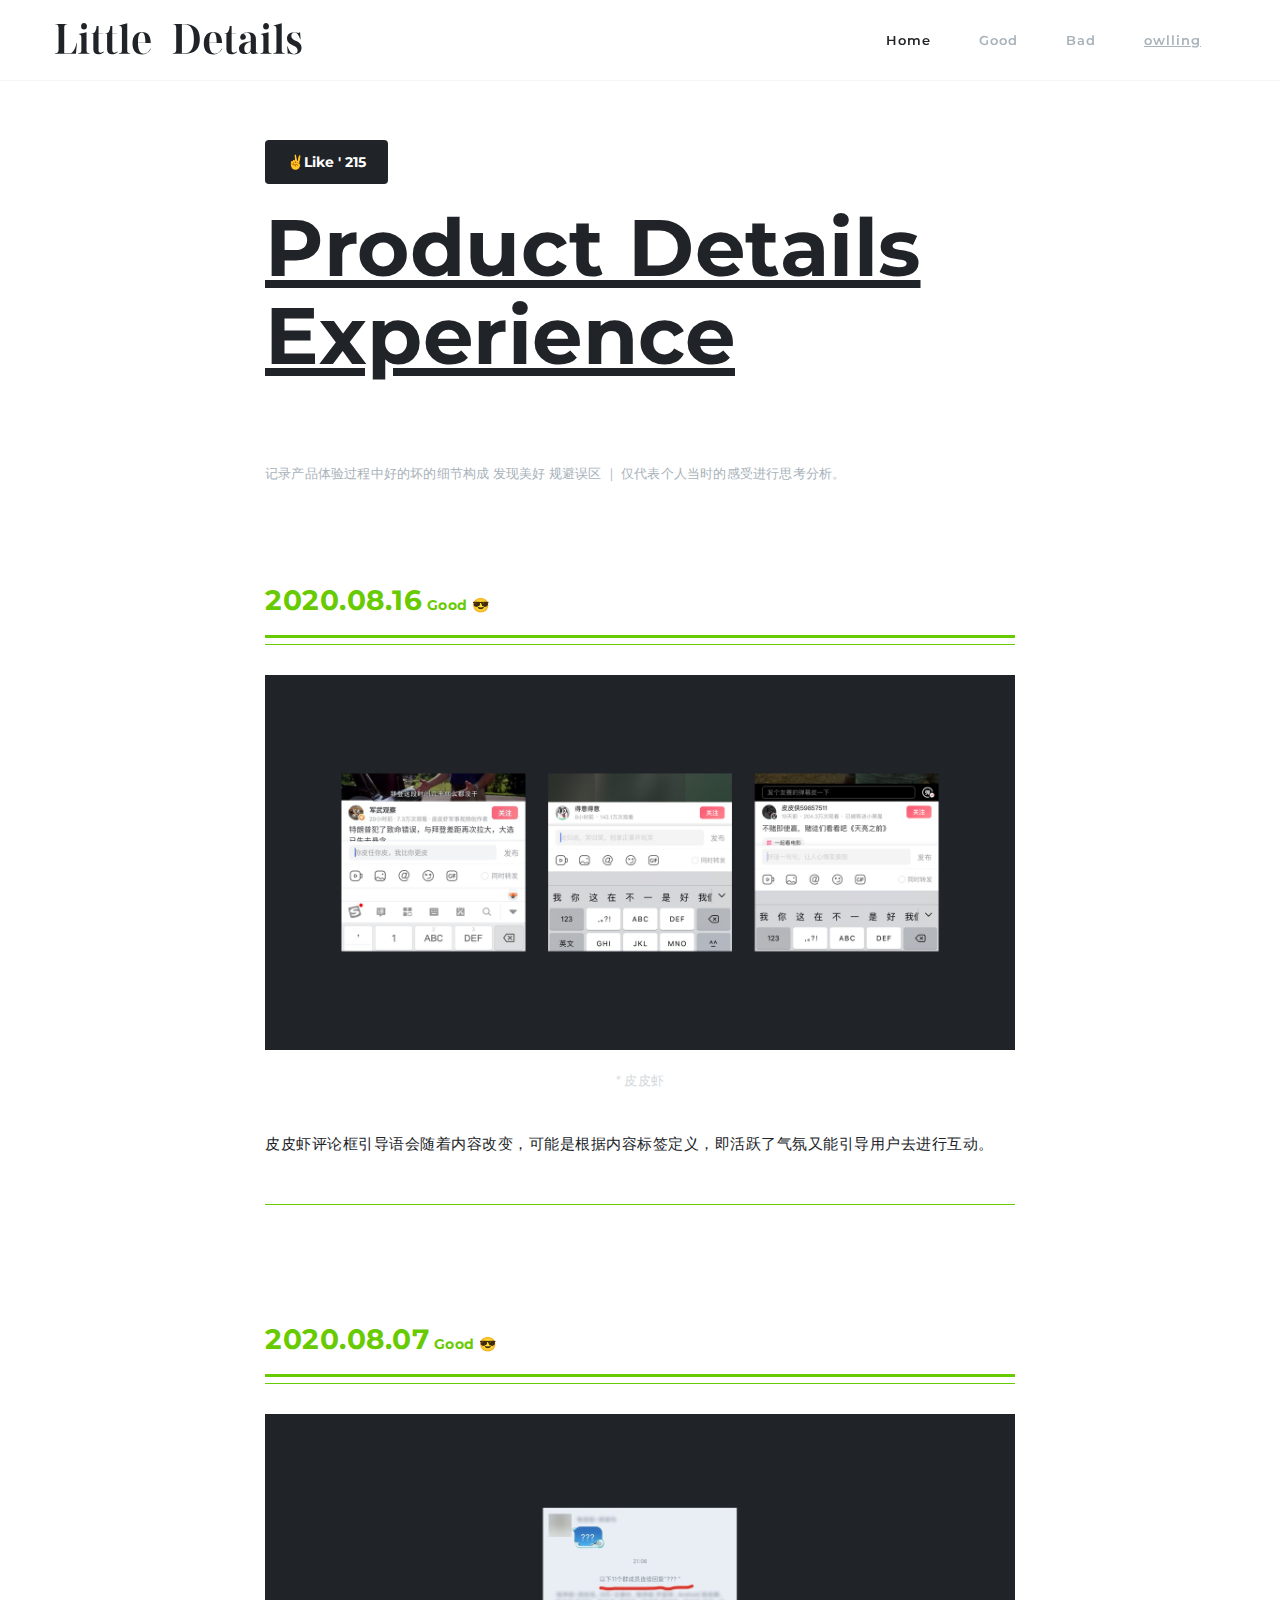
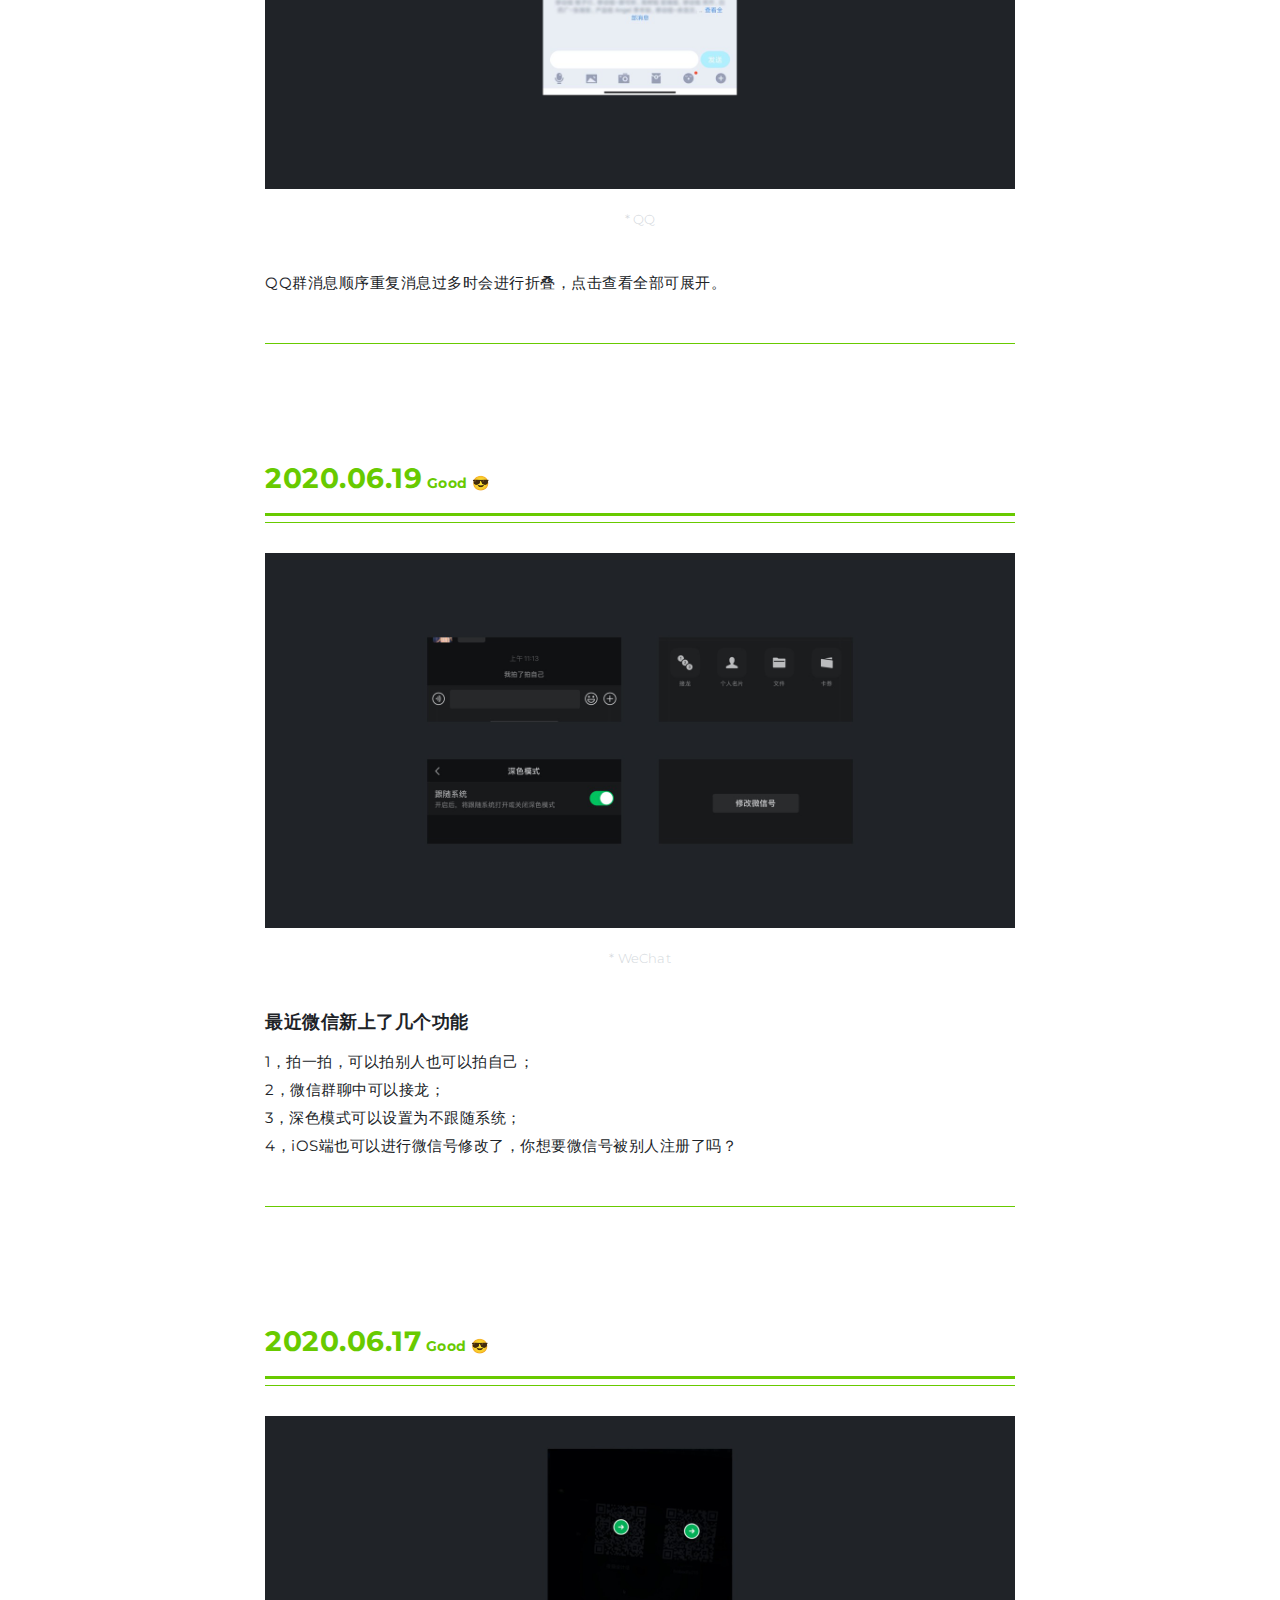
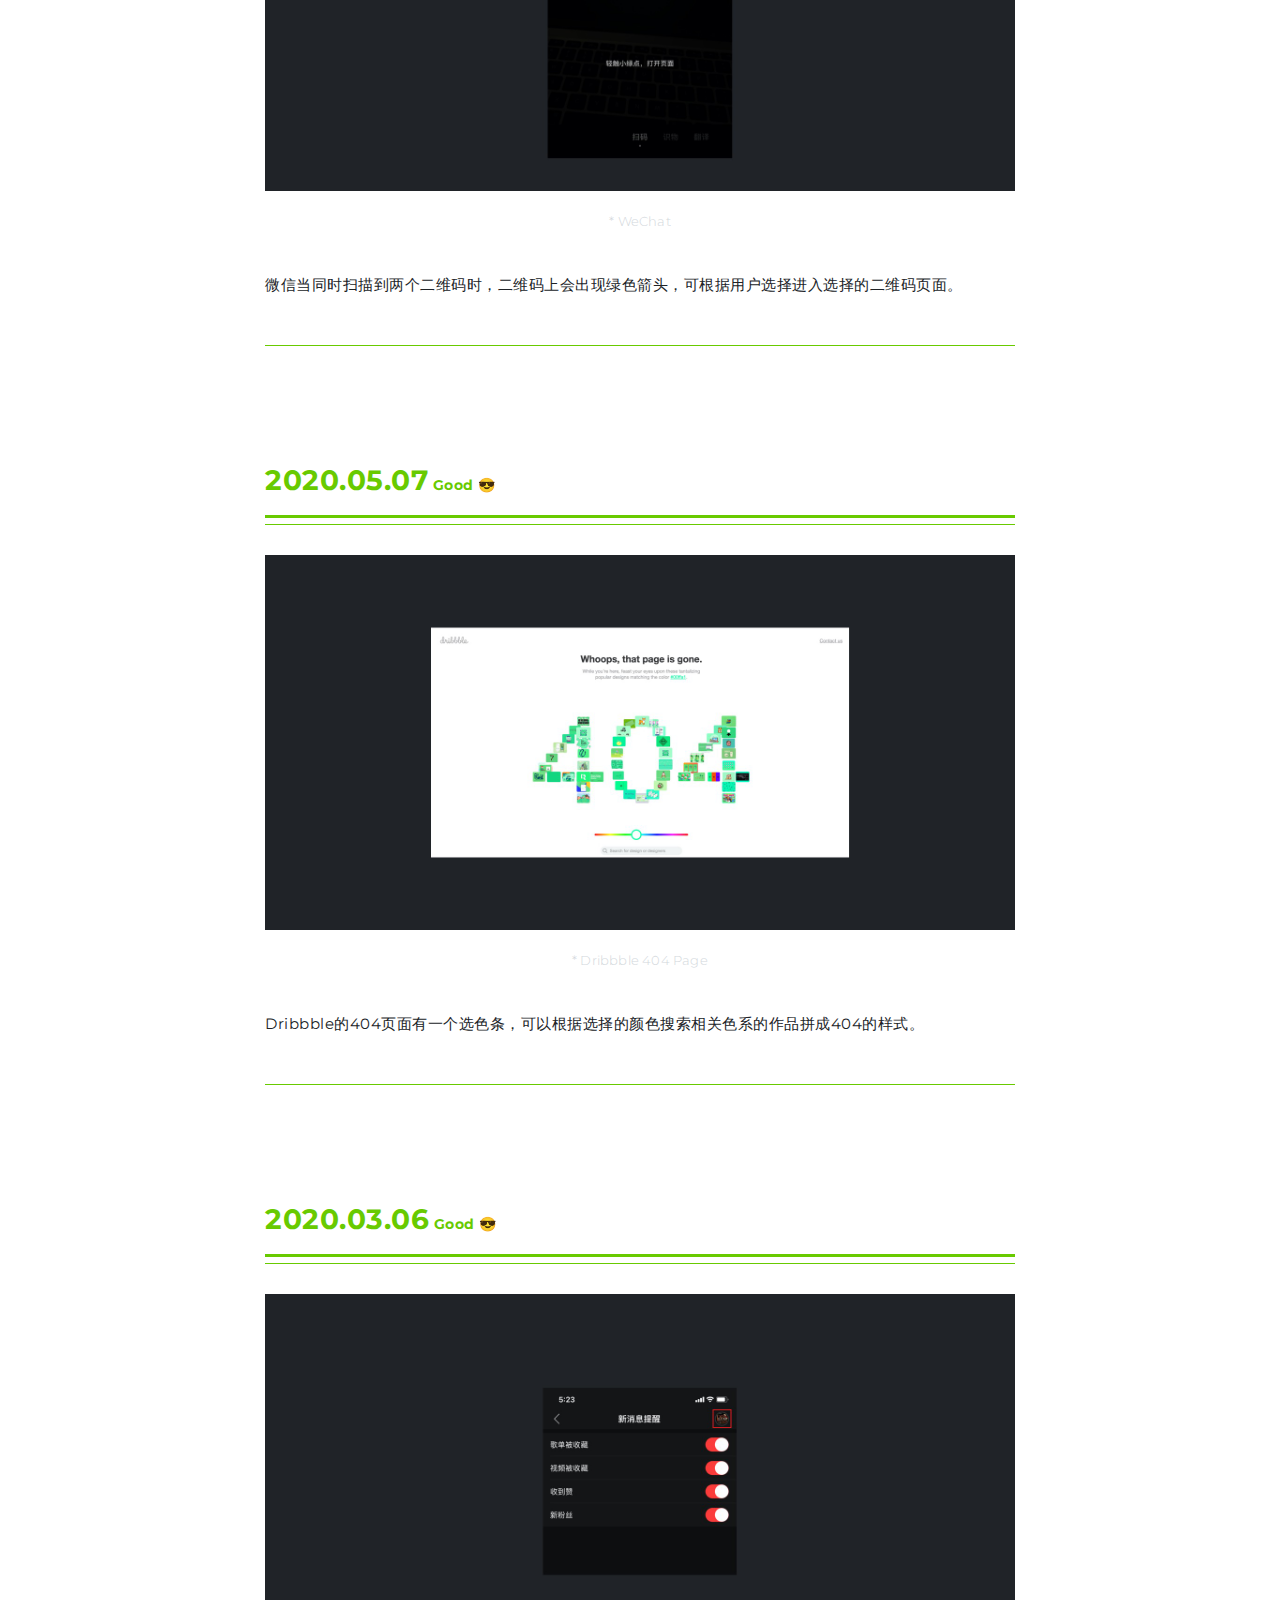
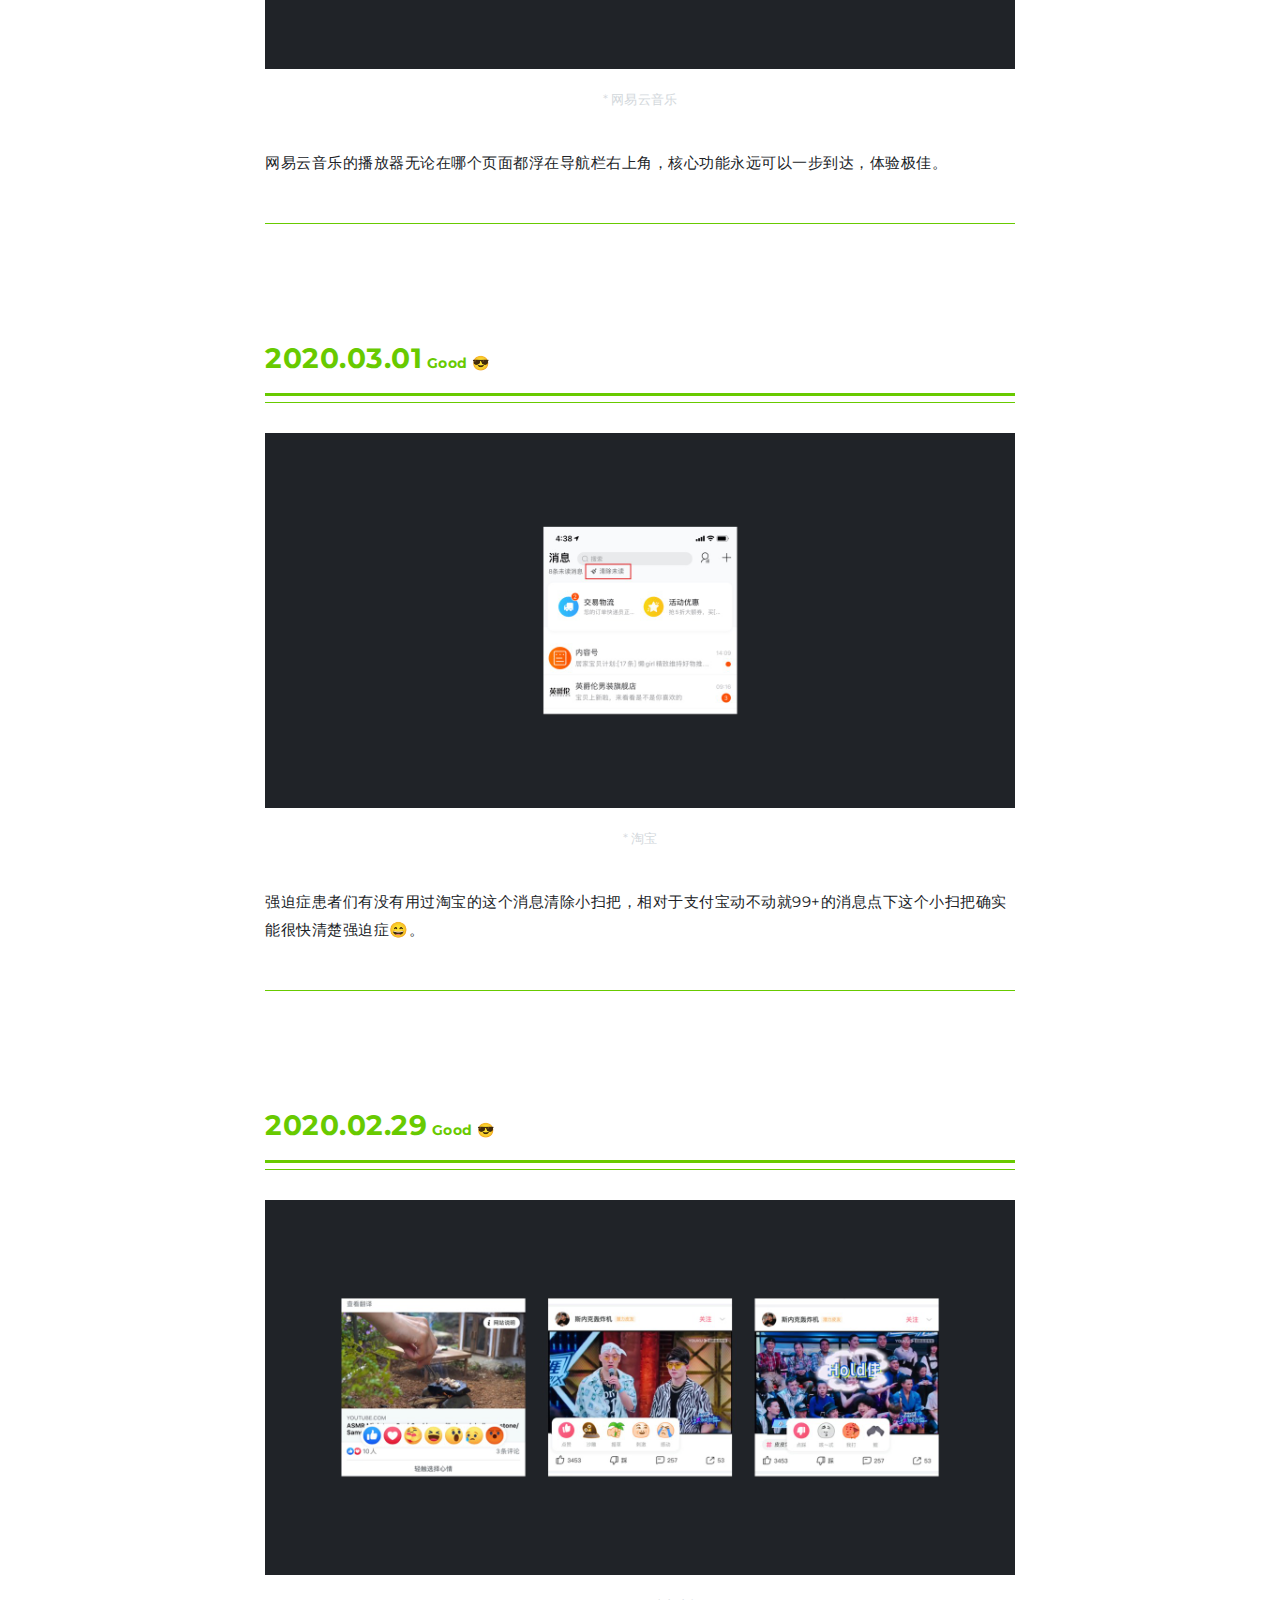
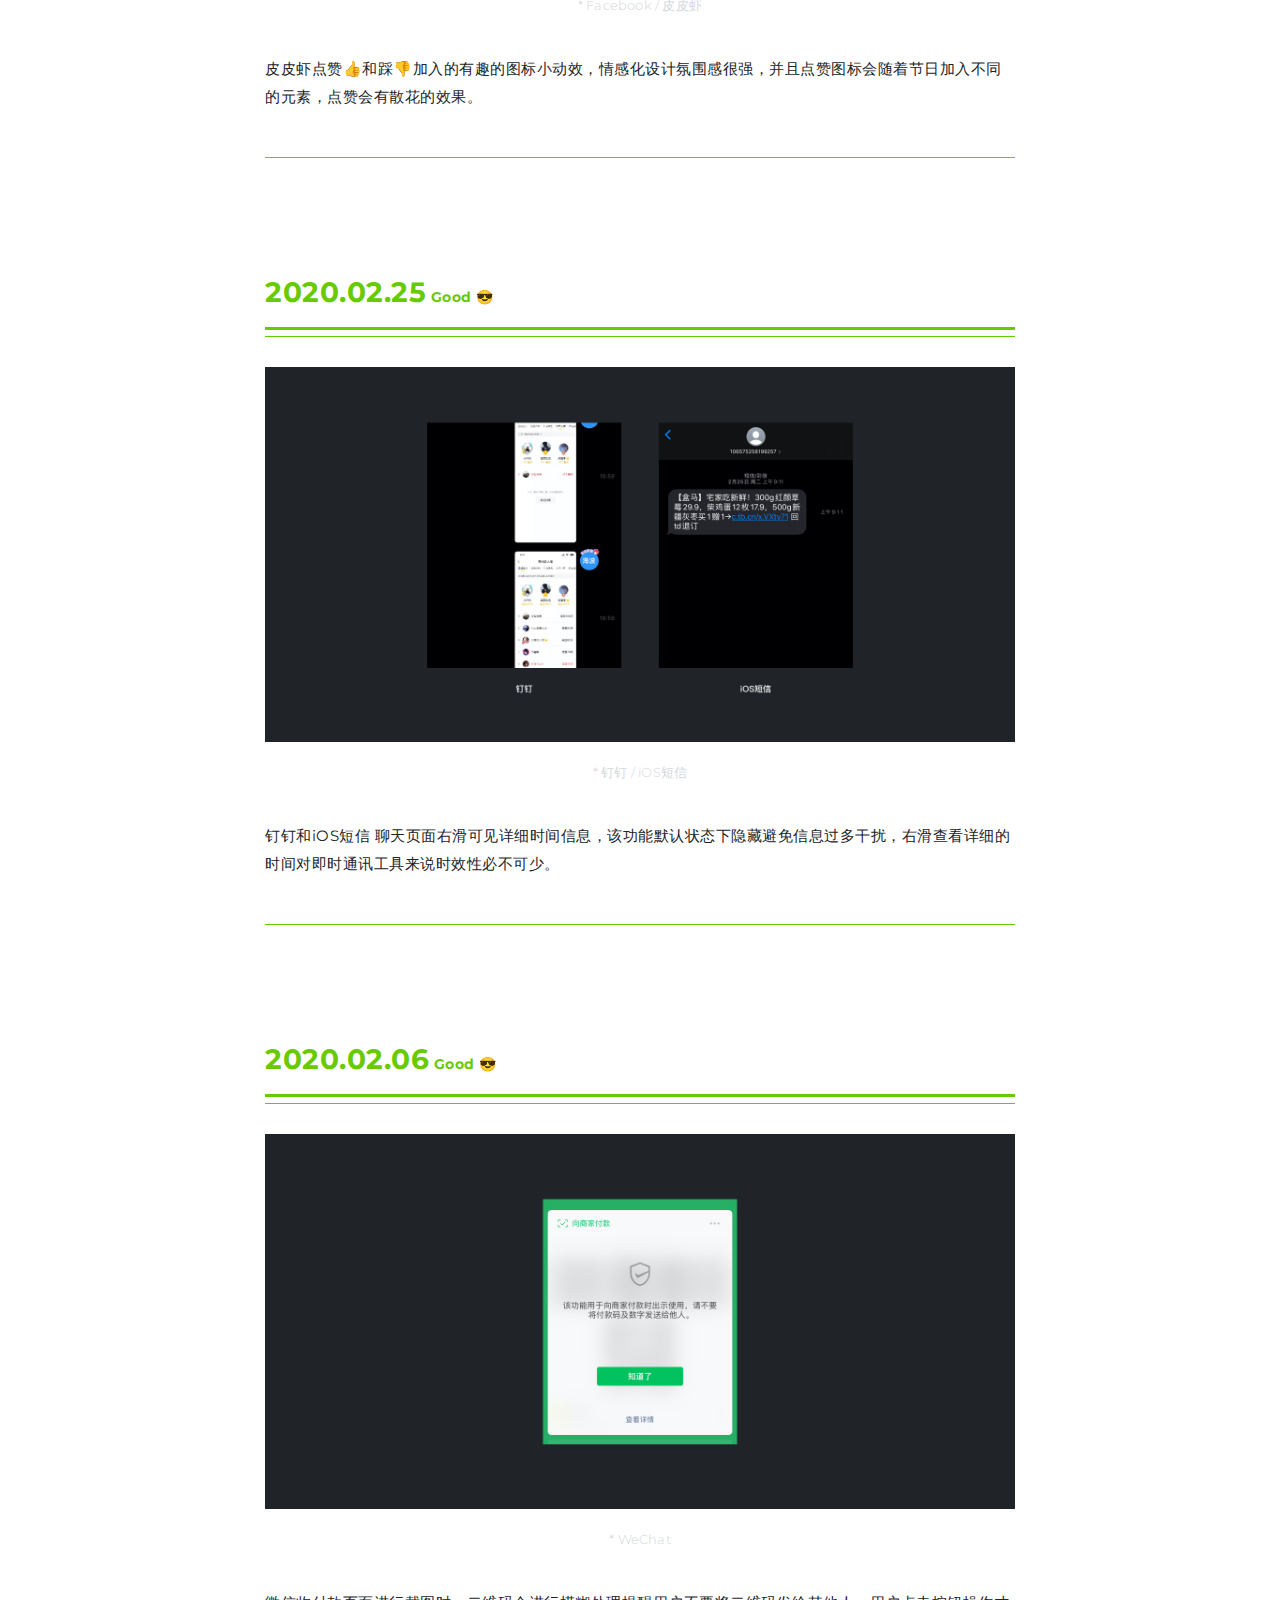
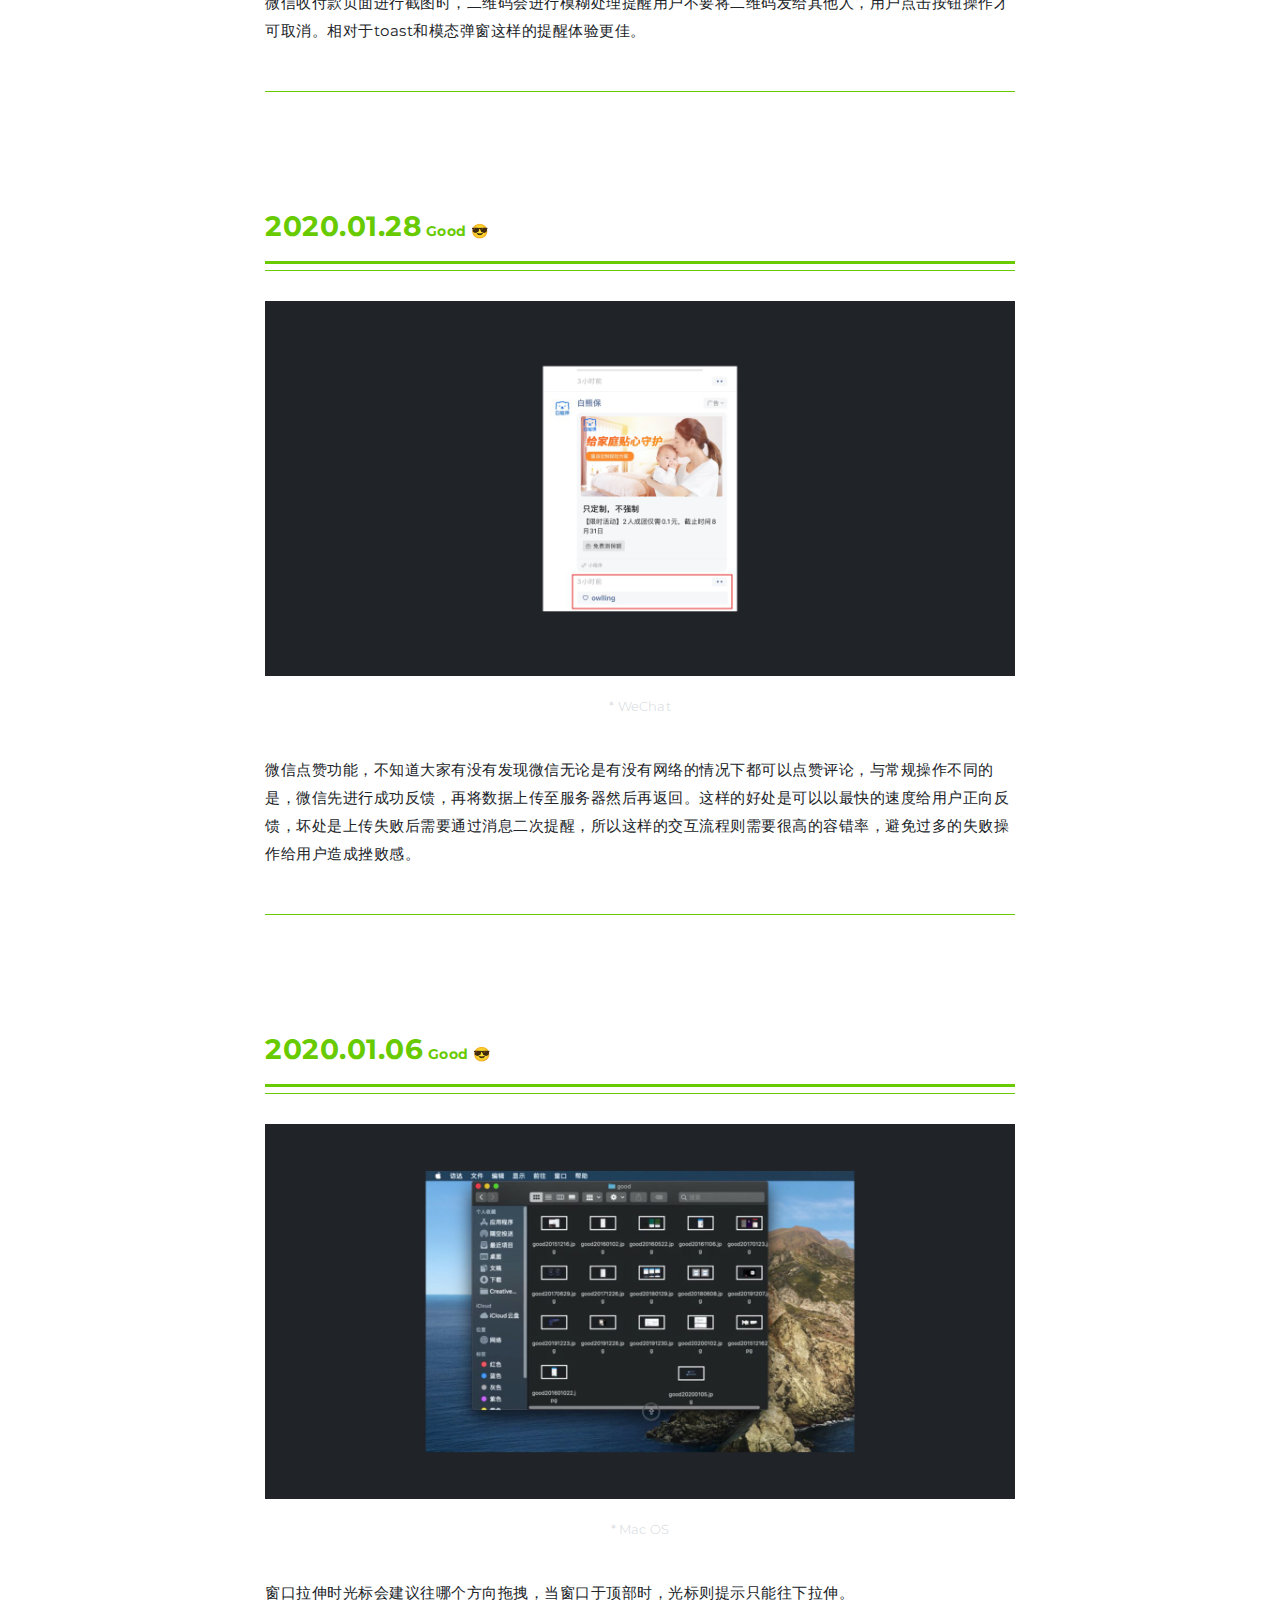
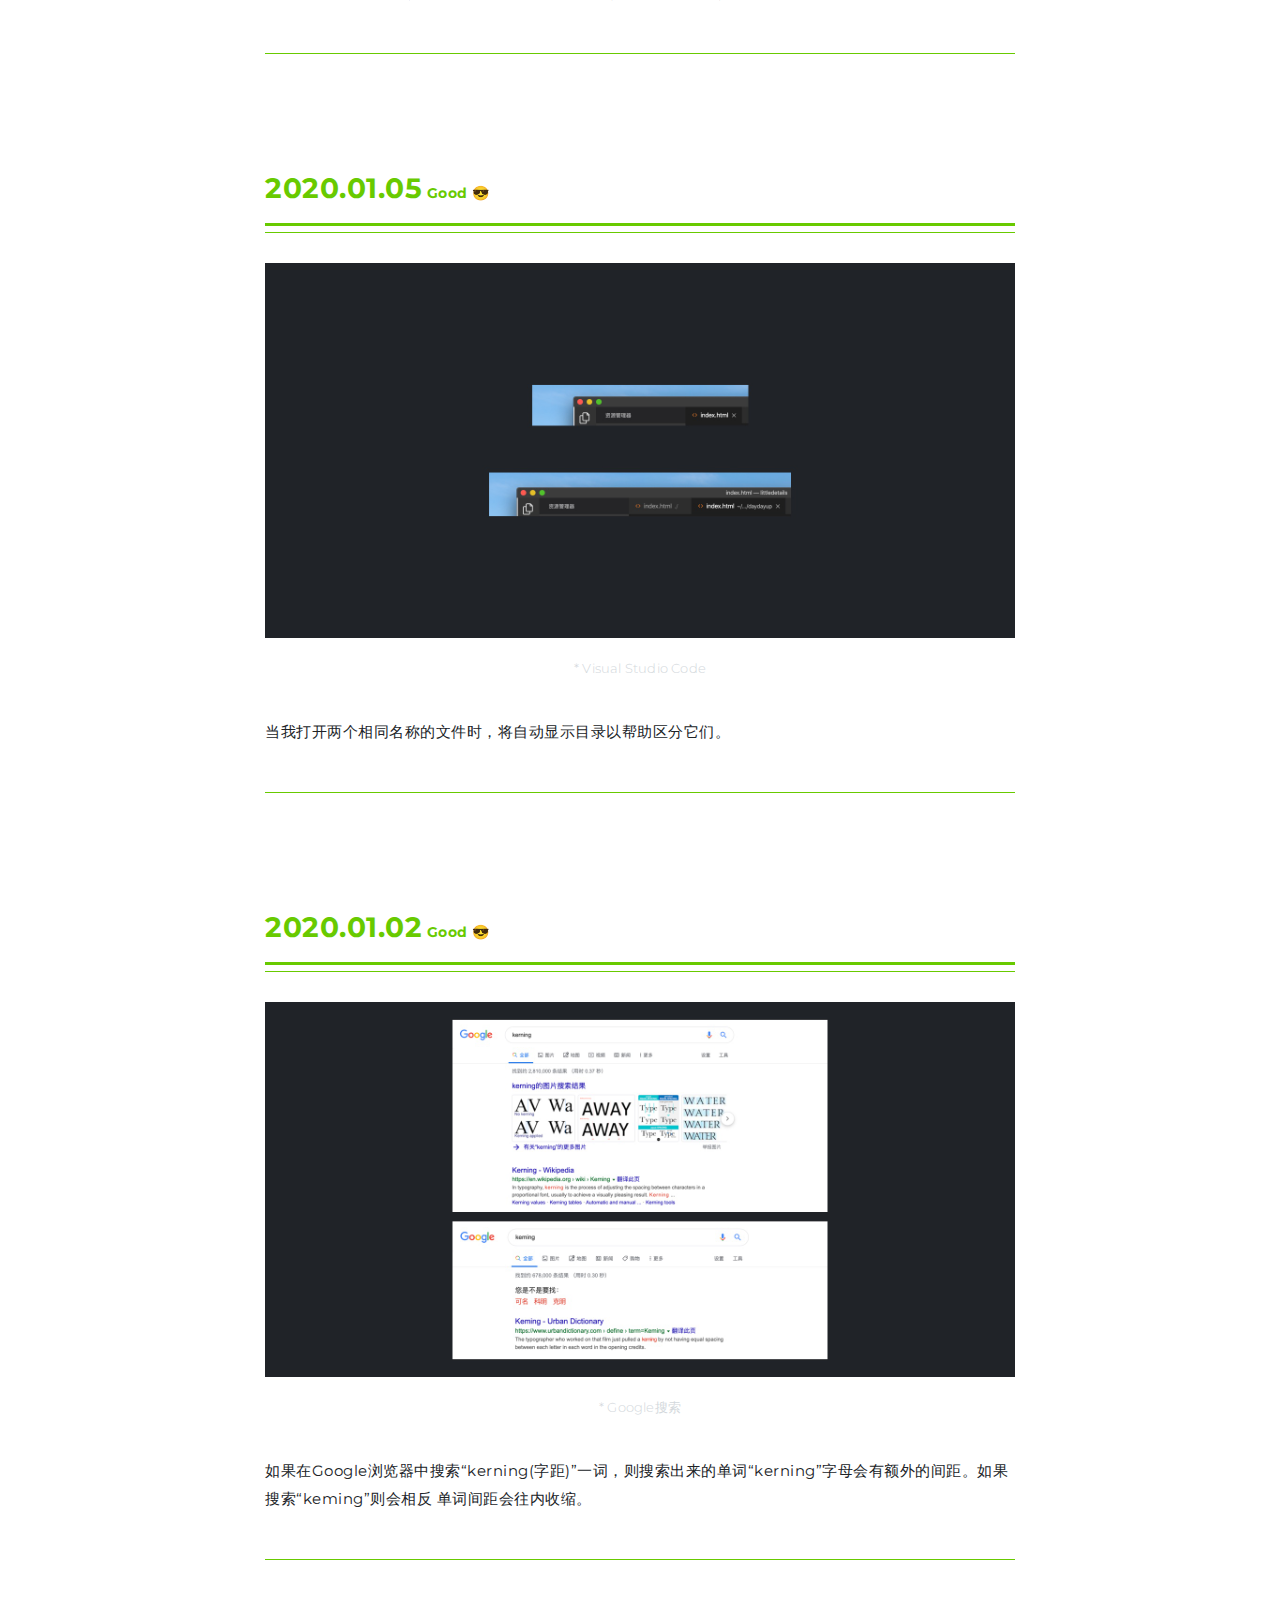
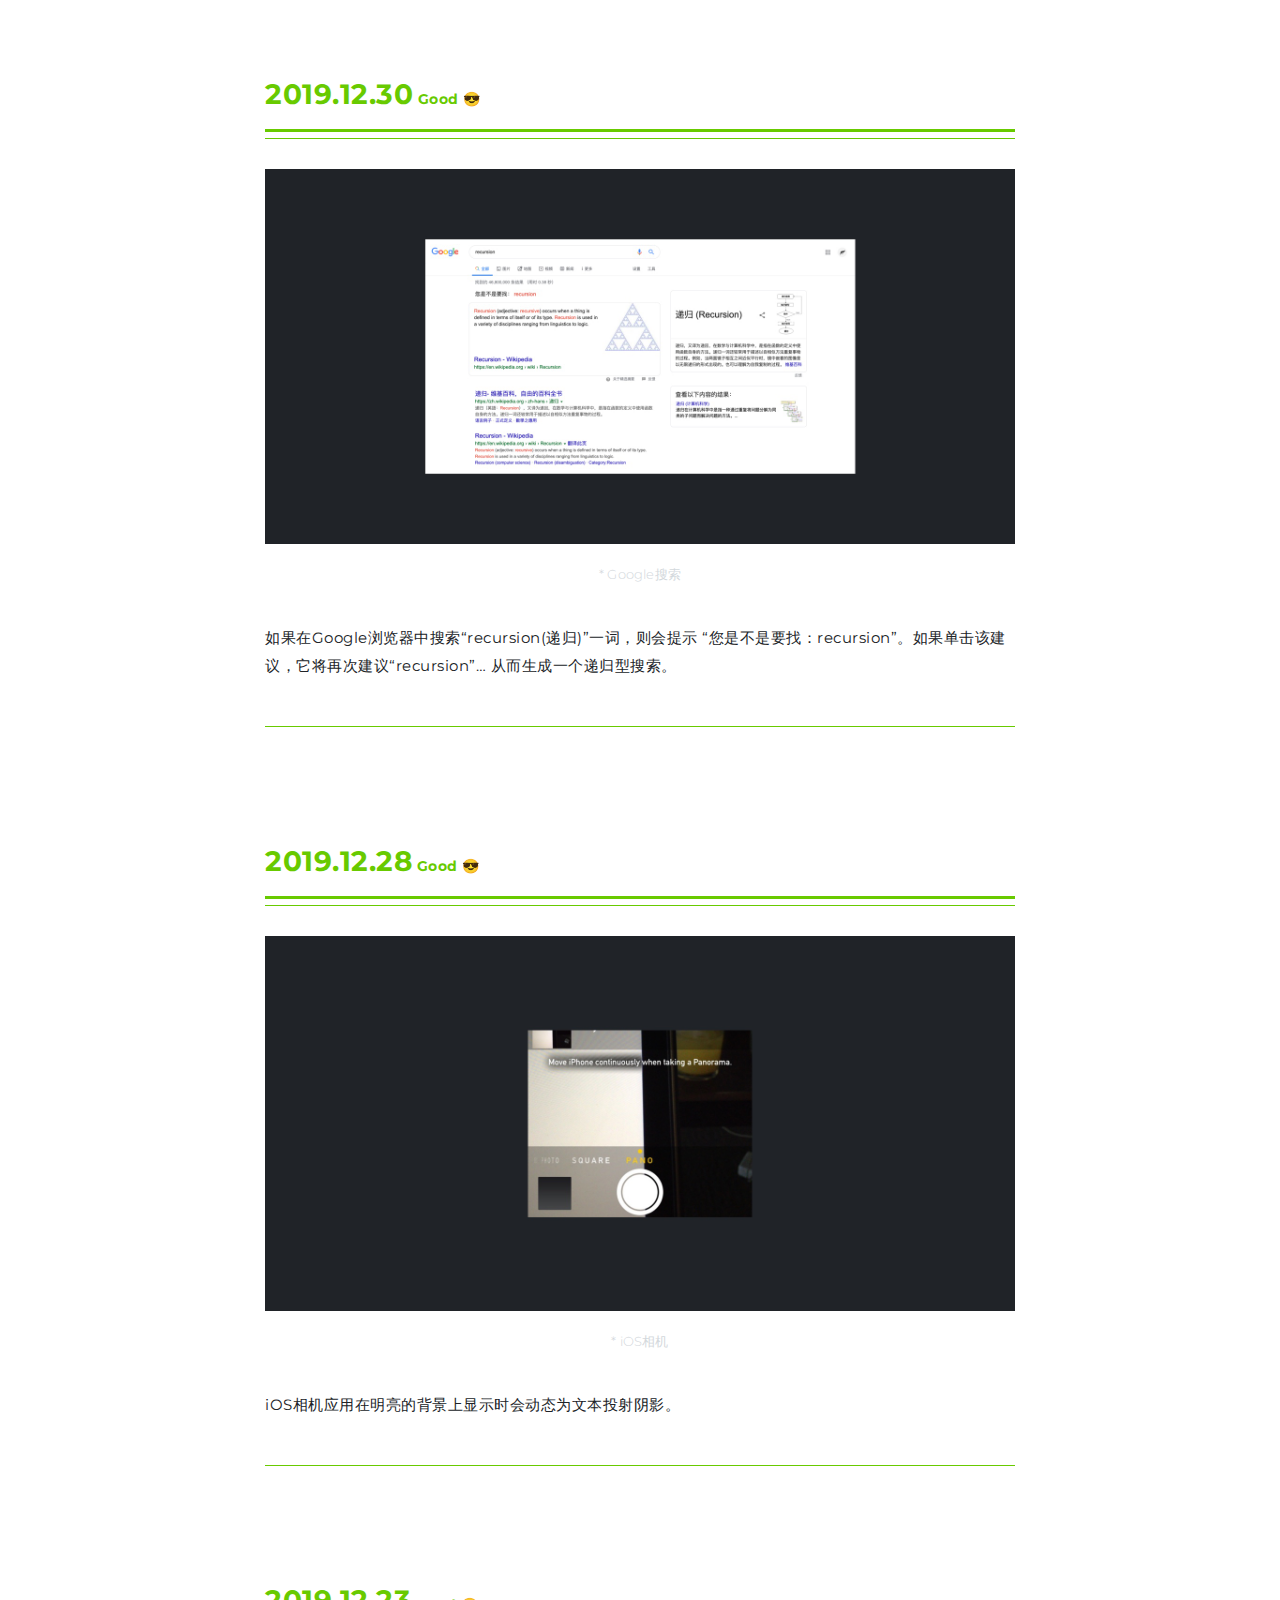
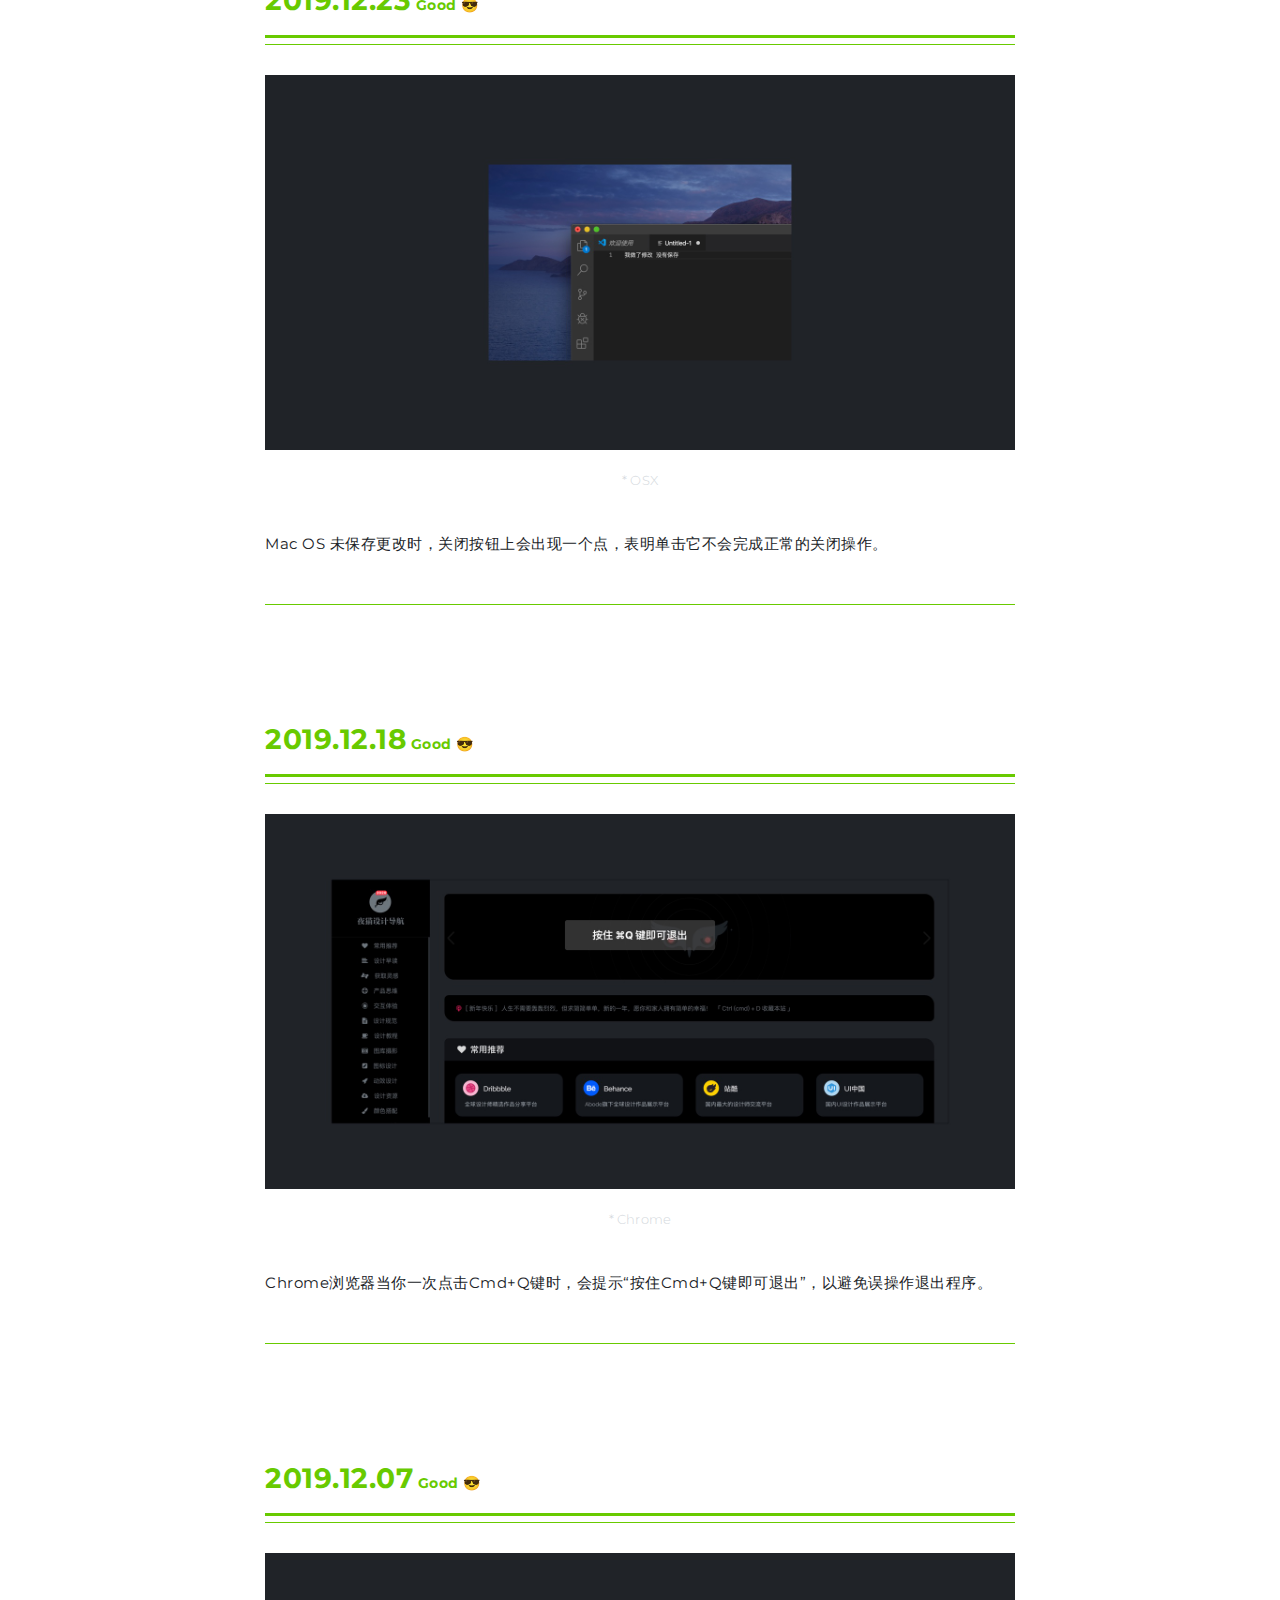
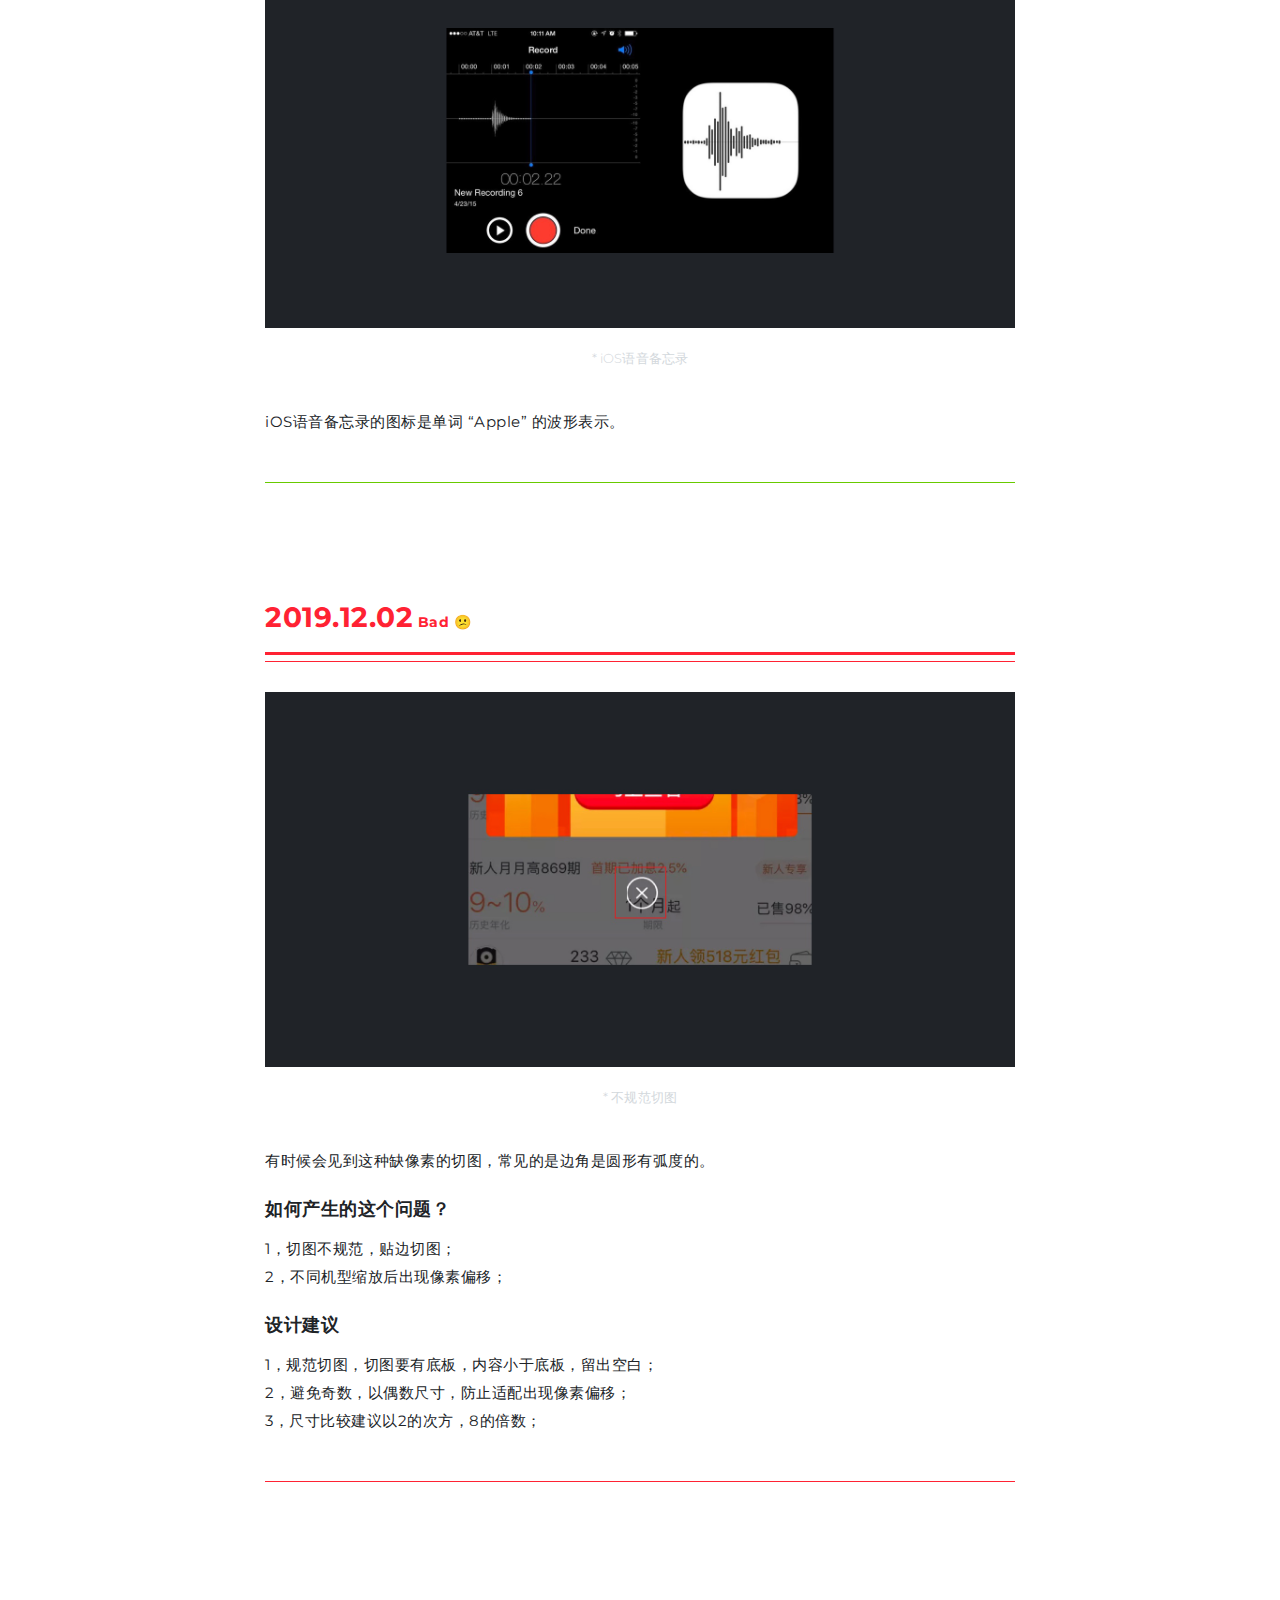
<file: index.html>
<!DOCTYPE html>
<html lang="zh">

<head>

    <meta charset="UTF-8">
    <meta http-equiv="X-UA-Compatible" content="IE=Edge">
    <meta name="description" content="Little Details">
    <meta name="keywords" content="owlling">
    <meta name="author" content="owlling">
    <meta name="viewport" content="width=device-width, initial-scale=1, maximum-scale=1">

    <title>Little Details</title>
    <link rel="shortcut icon" href="images/favicon.ico">
    <link rel="apple-touch-icon" href="images/favicon.ico">
    <link rel="ico" href="images/favicon.ico">

    <!-- Main css -->
    <link rel="stylesheet" href="css/bootstrap.min.css">
    <link rel="stylesheet" href="css/style.css">
    <link rel="stylesheet" href="https://fonts.googleapis.com/css?family=Montserrat">
    <link href="https://fonts.googleapis.com/css?family=Montserrat:700&display=swap" rel="stylesheet">

</head>

<body>

    <!-- Navigation section  -->
    <div class="header">
        <div class="navbar navbar-default navbar-static-top" role="navigation">
            <div class="container">
                <div class="navbar-header">
                    <button class="navbar-toggle" data-toggle="collapse" data-target=".navbar-collapse">
                        <span class="icon icon-bar"></span>
                        <span class="icon icon-bar"></span>
                        <span class="icon icon-bar"></span>
                   </button>
                    <a href="index" class="navbar-brand"><img src="images/logo.svg" /></a>

                </div>
                <div class="collapse navbar-collapse">
                    <ul class="nav navbar-nav navbar-right">
                        <li class="active"><a href="#">Home</a></li>
                        <li><a href="good">Good</a></li>
                        <li><a href="bad">Bad</a></li>
                        <li><a href="http://www.owlling.com/" target="black"><u>owlling</u></a></li>
                    </ul>
                </div>
            </div>
        </div>
    </div>

    <!-- Single Project Section -->

    <section id="single-project">
        <div class="container">
            <div class="row">

                <div class="col-md-offset-2 col-md-8 col-sm-12">
                    <button class="bubbly-button"><input type="button" class="like-btn" value="Like" /></button>
                    <h1><u>Product Details Experience</u></h1>
                    <div class="space80"></div>
                    <h6>记录产品体验过程中好的坏的细节构成 发现美好 规避误区 ｜ 仅代表个人当时的感受进行思考分析。</h6>
                    <div class="space100"></div>

                    <h5 class="goodtext">2020.08.16<span class="littext"> Good 😎</span></h5>
                    <hr class="goodline" />
                    <hr class="goodline2" />
                    <img src="images/pic/good/good20200816.jpg" class="img-details" alt="Image">
                    <div class="annotation">
                        <annotation>* 皮皮虾</annotation>
                    </div>
                    <div class="space40"></div>
                    <p>皮皮虾评论框引导语会随着内容改变，可能是根据内容标签定义，即活跃了气氛又能引导用户去进行互动。</p>
                    <div class="space60"></div>
                    <hr class="goodline2" />
                    <div class="space120"></div>

                    <h5 class="goodtext">2020.08.07<span class="littext"> Good 😎</span></h5>
                    <hr class="goodline" />
                    <hr class="goodline2" />
                    <img src="images/pic/good/good20200807.jpg" class="img-details" alt="Image">
                    <div class="annotation">
                        <annotation>* QQ</annotation>
                    </div>
                    <div class="space40"></div>
                    <p>QQ群消息顺序重复消息过多时会进行折叠，点击查看全部可展开。</p>
                    <div class="space60"></div>
                    <hr class="goodline2" />
                    <div class="space120"></div>

                    <h5 class="goodtext">2020.06.19<span class="littext"> Good 😎</span></h5>
                    <hr class="goodline" />
                    <hr class="goodline2" />
                    <img src="images/pic/good/good20200619.jpg" class="img-details" alt="Image">
                    <div class="annotation">
                        <annotation>* WeChat</annotation>
                    </div>
                    <div class="space40"></div>
                    <h4>最近微信新上了几个功能</h4>
                    <p>1，拍一拍，可以拍别人也可以拍自己；<br>2，微信群聊中可以接龙；<br>3，深色模式可以设置为不跟随系统；<br>4，iOS端也可以进行微信号修改了，你想要微信号被别人注册了吗？</p>
                    <div class="space60"></div>
                    <hr class="goodline2" />
                    <div class="space120"></div>

                    <h5 class="goodtext">2020.06.17<span class="littext"> Good 😎</span></h5>
                    <hr class="goodline" />
                    <hr class="goodline2" />
                    <img src="images/pic/good/good20200617.jpg" class="img-details" alt="Image">
                    <div class="annotation">
                        <annotation>* WeChat</annotation>
                    </div>
                    <div class="space40"></div>
                    <p>微信当同时扫描到两个二维码时，二维码上会出现绿色箭头，可根据用户选择进入选择的二维码页面。</p>
                    <div class="space60"></div>
                    <hr class="goodline2" />
                    <div class="space120"></div>

                    <h5 class="goodtext">2020.05.07<span class="littext"> Good 😎</span></h5>
                    <hr class="goodline" />
                    <hr class="goodline2" />
                    <img src="images/pic/good/good20200507.jpg" class="img-details" alt="Image">
                    <div class="annotation">
                        <annotation>* Dribbble 404 Page</annotation>
                    </div>
                    <div class="space40"></div>
                    <p>Dribbble的404页面有一个选色条，可以根据选择的颜色搜索相关色系的作品拼成404的样式。</p>
                    <div class="space60"></div>
                    <hr class="goodline2" />
                    <div class="space120"></div>

                    <h5 class="goodtext">2020.03.06<span class="littext"> Good 😎</span></h5>
                    <hr class="goodline" />
                    <hr class="goodline2" />
                    <img src="images/pic/good/good20200306.jpg" class="img-details" alt="Image">
                    <div class="annotation">
                        <annotation>* 网易云音乐</annotation>
                    </div>
                    <div class="space40"></div>
                    <p>网易云音乐的播放器无论在哪个页面都浮在导航栏右上角，核心功能永远可以一步到达，体验极佳。</p>
                    <div class="space60"></div>
                    <hr class="goodline2" />
                    <div class="space120"></div>

                    <h5 class="goodtext">2020.03.01<span class="littext"> Good 😎</span></h5>
                    <hr class="goodline" />
                    <hr class="goodline2" />
                    <img src="images/pic/good/good20200301.jpg" class="img-details" alt="Image">
                    <div class="annotation">
                        <annotation>* 淘宝</annotation>
                    </div>
                    <div class="space40"></div>
                    <p>强迫症患者们有没有用过淘宝的这个消息清除小扫把，相对于支付宝动不动就99+的消息点下这个小扫把确实能很快清楚强迫症😄。</p>
                    <div class="space60"></div>
                    <hr class="goodline2" />
                    <div class="space120"></div>

                    <h5 class="goodtext">2020.02.29<span class="littext"> Good 😎</span></h5>
                    <hr class="goodline" />
                    <hr class="goodline2" />
                    <img src="images/pic/good/good20200229.jpg" class="img-details" alt="Image">
                    <div class="annotation">
                        <annotation>* Facebook / 皮皮虾</annotation>
                    </div>
                    <div class="space40"></div>
                    <p>皮皮虾点赞👍和踩👎加入的有趣的图标小动效，情感化设计氛围感很强，并且点赞图标会随着节日加入不同的元素，点赞会有散花的效果。</p>
                    <div class="space60"></div>
                    <hr class="goodline2" />
                    <div class="space120"></div>

                    <h5 class="goodtext">2020.02.25<span class="littext"> Good 😎</span></h5>
                    <hr class="goodline" />
                    <hr class="goodline2" />
                    <img src="images/pic/good/good20200225.jpg" class="img-details" alt="Image">
                    <div class="annotation">
                        <annotation>* 钉钉 / iOS短信</annotation>
                    </div>
                    <div class="space40"></div>
                    <p>钉钉和iOS短信 聊天页面右滑可见详细时间信息，该功能默认状态下隐藏避免信息过多干扰，右滑查看详细的时间对即时通讯工具来说时效性必不可少。</p>
                    <div class="space60"></div>
                    <hr class="goodline2" />
                    <div class="space120"></div>

                    <h5 class="goodtext">2020.02.06<span class="littext"> Good 😎</span></h5>
                    <hr class="goodline" />
                    <hr class="goodline2" />
                    <img src="images/pic/good/good20200206.jpg" class="img-details" alt="Image">
                    <div class="annotation">
                        <annotation>* WeChat</annotation>
                    </div>
                    <div class="space40"></div>
                    <p>微信收付款页面进行截图时，二维码会进行模糊处理提醒用户不要将二维码发给其他人，用户点击按钮操作才可取消。相对于toast和模态弹窗这样的提醒体验更佳。</p>
                    <div class="space60"></div>
                    <hr class="goodline2" />
                    <div class="space120"></div>

                    <h5 class="goodtext">2020.01.28<span class="littext"> Good 😎</span></h5>
                    <hr class="goodline" />
                    <hr class="goodline2" />
                    <img src="images/pic/good/good20200128.jpg" class="img-details" alt="Image">
                    <div class="annotation">
                        <annotation>* WeChat</annotation>
                    </div>
                    <div class="space40"></div>
                    <p>微信点赞功能，不知道大家有没有发现微信无论是有没有网络的情况下都可以点赞评论，与常规操作不同的是，微信先进行成功反馈，再将数据上传至服务器然后再返回。这样的好处是可以以最快的速度给用户正向反馈，坏处是上传失败后需要通过消息二次提醒，所以这样的交互流程则需要很高的容错率，避免过多的失败操作给用户造成挫败感。</p>
                    <div class="space60"></div>
                    <hr class="goodline2" />
                    <div class="space120"></div>

                    <h5 class="goodtext">2020.01.06<span class="littext"> Good 😎</span></h5>
                    <hr class="goodline" />
                    <hr class="goodline2" />
                    <img src="images/pic/good/good20200106.jpg" class="img-details" alt="Image">
                    <!-- <video src="images/pic/good/good20200106.mp4" autoplay loop muted style="width: 100%;" class="img-details" alt="Mp4"></video> -->
                    <div class="annotation">
                        <annotation>* Mac OS</annotation>
                    </div>
                    <div class="space40"></div>
                    <p>窗口拉伸时光标会建议往哪个方向拖拽，当窗口于顶部时，光标则提示只能往下拉伸。</p>
                    <div class="space60"></div>
                    <hr class="goodline2" />
                    <div class="space120"></div>

                    <h5 class="goodtext">2020.01.05<span class="littext"> Good 😎</span></h5>
                    <hr class="goodline" />
                    <hr class="goodline2" />
                    <img src="images/pic/good/good20200105.jpg" class="img-details" alt="Image">
                    <div class="annotation">
                        <annotation>* Visual Studio Code</annotation>
                    </div>
                    <div class="space40"></div>
                    <p>当我打开两个相同名称的文件时，将自动显示目录以帮助区分它们。</p>
                    <div class="space60"></div>
                    <hr class="goodline2" />
                    <div class="space120"></div>

                    <h5 class="goodtext">2020.01.02<span class="littext"> Good 😎</span></h5>
                    <hr class="goodline" />
                    <hr class="goodline2" />
                    <img src="images/pic/good/good20200102.jpg" class="img-details" alt="Image">
                    <div class="annotation">
                        <annotation>* Google搜索</annotation>
                    </div>
                    <div class="space40"></div>
                    <p>如果在Google浏览器中搜索“kerning(字距)”一词，则搜索出来的单词“kerning”字母会有额外的间距。如果搜索“keming”则会相反 单词间距会往内收缩。</p>
                    <div class="space60"></div>
                    <hr class="goodline2" />
                    <div class="space120"></div>

                    <h5 class="goodtext">2019.12.30<span class="littext"> Good 😎</span></h5>
                    <hr class="goodline" />
                    <hr class="goodline2" />
                    <img src="images/pic/good/good20191230.jpg" class="img-details" alt="Image">
                    <div class="annotation">
                        <annotation>* Google搜索</annotation>
                    </div>
                    <div class="space40"></div>
                    <p>如果在Google浏览器中搜索“recursion(递归)”一词，则会提示 “您是不是要找：recursion”。如果单击该建议，它将再次建议“recursion”… 从而生成一个递归型搜索。</p>
                    <div class="space60"></div>
                    <hr class="goodline2" />
                    <div class="space120"></div>

                    <h5 class="goodtext">2019.12.28<span class="littext"> Good 😎</span></h5>
                    <hr class="goodline" />
                    <hr class="goodline2" />
                    <img src="images/pic/good/good20191228.jpg" class="img-details" alt="Image">
                    <div class="annotation">
                        <annotation>* iOS相机</annotation>
                    </div>
                    <div class="space40"></div>
                    <p>iOS相机应用在明亮的背景上显示时会动态为文本投射阴影。</p>
                    <div class="space60"></div>
                    <hr class="goodline2" />
                    <div class="space120"></div>

                    <h5 class="goodtext">2019.12.23<span class="littext"> Good 😎</span></h5>
                    <hr class="goodline" />
                    <hr class="goodline2" />
                    <img src="images/pic/good/good20191223.jpg" class="img-details" alt="Image">
                    <div class="annotation">
                        <annotation>* OSX</annotation>
                    </div>
                    <div class="space40"></div>
                    <p>Mac OS 未保存更改时，关闭按钮上会出现一个点，表明单击它不会完成正常的关闭操作。</p>
                    <div class="space60"></div>
                    <hr class="goodline2" />
                    <div class="space120"></div>

                    <h5 class="goodtext">2019.12.18<span class="littext"> Good 😎</span></h5>
                    <hr class="goodline" />
                    <hr class="goodline2" />
                    <img src="images/pic/good/good20191218.jpg" class="img-details" alt="Image">
                    <div class="annotation">
                        <annotation>* Chrome</annotation>
                    </div>
                    <div class="space40"></div>
                    <p>Chrome浏览器当你一次点击Cmd+Q键时，会提示“按住Cmd+Q键即可退出”，以避免误操作退出程序。</p>
                    <div class="space60"></div>
                    <hr class="goodline2" />
                    <div class="space120"></div>

                    <h5 class="goodtext">2019.12.07<span class="littext"> Good 😎</span></h5>
                    <hr class="goodline" />
                    <hr class="goodline2" />
                    <img src="images/pic/good/good20191207.jpg" class="img-details" alt="Image">
                    <div class="annotation">
                        <annotation>* iOS语音备忘录</annotation>
                    </div>
                    <div class="space40"></div>
                    <p>iOS语音备忘录的图标是单词 “Apple” 的波形表示。</p>
                    <div class="space60"></div>
                    <hr class="goodline2" />
                    <div class="space120"></div>

                    <h5 class="badtext">2019.12.02<span class="littext"> Bad 😕</span></h5>
                    <hr class="badline" />
                    <hr class="badline2" />
                    <img src="images/pic/bad/bad20191202.jpg" class="img-details" alt="Image">
                    <div class="annotation">
                        <annotation>* 不规范切图</annotation>
                    </div>
                    <div class="space40"></div>
                    <p>有时候会见到这种缺像素的切图，常见的是边角是圆形有弧度的。</p>
                    <div class="space20"></div>
                    <h4>如何产生的这个问题？</h4>
                    <p>1，切图不规范，贴边切图；<br>2，不同机型缩放后出现像素偏移；</p>
                    <div class="space20"></div>
                    <h4>设计建议</h4>
                    <p>1，规范切图，切图要有底板，内容小于底板，留出空白；<br>2，避免奇数，以偶数尺寸，防止适配出现像素偏移；<br>3，尺寸比较建议以2的次方，8的倍数；</p>
                    <div class="space60"></div>
                    <hr class="badline2" />
                    <div class="space120"></div>

                    <h5 class="badtext">2019.11.20<span class="littext"> Bad 😕</span></h5>
                    <hr class="badline" />
                    <hr class="badline2" />
                    <img src="images/pic/bad/bad20191120.jpg" class="img-details" alt="Image">
                    <div class="annotation">
                        <annotation>* 文本显示不全</annotation>
                    </div>
                    <div class="space40"></div>
                    <p>我们偶尔会见到有时候一些文案被切了一部分；对常规用户一般不会在意这些细节；作为设计或开发人员，这些视觉BUG是需要注意的。</p>
                    <div class="space20"></div>
                    <h4>如何产生的这个问题？</h4>
                    <p>1，别的控件挡在了文本上无法显示；<br>2，UILabel 高度小于文本内容高度无法显示完整；</p>
                    <p>从上边的看文本距离图标很近有可能被挡住，但下边文本上下距离别的控件很远被别的挡住的可能很小；那就很有可能是UILabel 高度小于文本内容；正常UILabel 自己生成的控件高度是自适应的不会出现这种问题，那就有可能是之前设置了文本固定行高，之后增加了字号导致无法显示；具体如何，需看代码。</p>
                    <div class="space20"></div>
                    <h4>设计建议</h4>
                    <p>1，认真校验；<br>2，建议设置行高与字号 字体上下至少大于等于2个像素；<br>3，开发使用SystemFont系统字体，不写死行高；</p>
                    <div class="space60"></div>
                    <hr class="badline2" />
                    <div class="space120"></div>

                    <h5 class="goodtext">2019.02.13<span class="littext"> Good 😎</span></h5>
                    <hr class="goodline" />
                    <hr class="goodline2" />
                    <img src="images/pic/good/good20190213.jpg" class="img-details" alt="Image">
                    <div class="annotation">
                        <annotation>* 桌面浏览器</annotation>
                    </div>
                    <div class="space40"></div>
                    <p>很多桌面浏览器，为方便用户连续关闭标签操作 在关闭标签时只要鼠标不离开标签 标签宽度保持不变并且位置不变直到后面没有标签才自适应宽度，或者鼠标离开标签才自适应宽度。</p>
                    <div class="space60"></div>
                    <hr class="goodline2" />
                    <div class="space120"></div>

                    <h5 class="goodtext">2018.06.08<span class="littext"> Good 😎</span></h5>
                    <hr class="goodline" />
                    <hr class="goodline2" />
                    <img src="images/pic/good/good20180608.jpg" class="img-details" alt="Image">
                    <div class="annotation">
                        <annotation>* 掘金</annotation>
                    </div>
                    <div class="space40"></div>
                    <p>掘金，在填写账号时会小熊猫会伸出舌头举起手；在填写密码时小熊猫会捂上眼睛；给用户传递了趣味性和账户安全感，小细节体现了情感化设计。</p>
                    <div class="space60"></div>
                    <hr class="goodline2" />
                    <div class="space120"></div>

                    <h5 class="goodtext">2018.01.29<span class="littext"> Good 😎</span></h5>
                    <hr class="goodline" />
                    <hr class="goodline2" />
                    <img src="images/pic/good/good20180129.jpg" class="img-details" alt="Image">
                    <div class="annotation">
                        <annotation>* QQ空间</annotation>
                    </div>
                    <div class="space40"></div>
                    <p>QQ空间广告切换交互不同于之前传统的方式；切换的交互形式是圆形扩散转场动画，切换的速度是根据用户的滑动速度来控制。</p>
                    <div class="space60"></div>
                    <hr class="goodline2" />
                    <div class="space120"></div>

                    <h5 class="goodtext">2017.12.26<span class="littext"> Good 😎</span></h5>
                    <hr class="goodline" />
                    <hr class="goodline2" />
                    <img src="images/pic/good/good20171226.jpg" class="img-details" alt="Image">
                    <div class="annotation">
                        <annotation>* 微信</annotation>
                    </div>
                    <div class="space40"></div>
                    <p>微信，有个小交互细节，在消息列表中双击微信图标可定位至未读消息。</p>
                    <div class="space60"></div>
                    <hr class="goodline2" />
                    <div class="space120"></div>

                    <h5 class="goodtext">2017.06.29<span class="littext"> Good 😎</span></h5>
                    <hr class="goodline" />
                    <hr class="goodline2" />
                    <img src="images/pic/good/good20170629.jpg" class="img-details" alt="Image">
                    <div class="annotation">
                        <annotation>* 网易云音乐</annotation>
                    </div>
                    <div class="space40"></div>
                    <p>在使用网易云音乐听音乐时，在播放界面点击喜欢图标后，在页面右上角会出现一个小鹿从跳圈里出来提示分享音乐；这样不仅引导了用户去分享喜欢的音乐，小动效也增加了应用很大的趣味性。</p>
                    <div class="space60"></div>
                    <hr class="goodline2" />
                    <div class="space120"></div>

                    <h5 class="goodtext">2017.01.23<span class="littext"> Good 😎</span></h5>
                    <hr class="goodline" />
                    <hr class="goodline2" />
                    <img src="images/pic/good/good20170123.jpg" class="img-details" alt="Image">
                    <div class="annotation">
                        <annotation>* Path APP</annotation>
                    </div>
                    <div class="space40"></div>
                    <p>大家对Path的经典按钮都非常熟悉了，点开按钮里的睡眠小按钮进入睡眠模式；Path中极具情感化设计的内容情节及动效，在睡眠时间线上给于相应的反馈，我的标签是 <s>夜猫子</s> <s>已废</s> T_T</p>
                    <div class="space60"></div>
                    <hr class="goodline2" />
                    <div class="space120"></div>

                    <h5 class="goodtext">2016.11.06<span class="littext"> Good 😎</span></h5>
                    <hr class="goodline" />
                    <hr class="goodline2" />
                    <img src="images/pic/good/good20161106.jpg" class="img-details" alt="Image">
                    <div class="annotation">
                        <annotation>* 支付宝</annotation>
                    </div>
                    <div class="space40"></div>
                    <p>进入支付宝内进行截屏完成后，会弹出一个截屏求助反馈；支付宝检测到当前用户在应用内有截屏动作，这个动作会有进行反馈的可能，点击求助反馈可跳转到求助反馈页面；一个小小的动作却显得很人性化，同理心。</p>
                    <div class="space60"></div>
                    <hr class="goodline2" />
                    <div class="space120"></div>

                    <h5 class="goodtext">2016.05.22<span class="littext"> Good 😎</span></h5>
                    <hr class="goodline" />
                    <hr class="goodline2" />
                    <img src="images/pic/good/good20160522.jpg" class="img-details" alt="Image">
                    <div class="annotation">
                        <annotation>* 闹钟</annotation>
                    </div>
                    <div class="space40"></div>
                    <p>以上是 iOS闹钟 MIUI闹钟 nubiaUI闹钟 对比；在闹钟进行关闭闹钟时有一个交互细节，iOS闹钟直接关闭，其他平台会有个关闭重复闹钟提醒。这个交互细节不能说谁好谁坏，都有自己的设计理念；iOS直接关闭减少了操作成本符合去做关闭这个动作的预期，带关闭提示的同样也显得很友好。</p>
                    <div class="space60"></div>
                    <hr class="goodline2" />
                    <div class="space120"></div>

                    <h5 class="goodtext">2016.01.02<span class="littext"> Good 😎</span></h5>
                    <hr class="goodline" />
                    <hr class="goodline2" />
                    <img src="images/pic/good/good20160102.jpg" class="img-details" alt="Image">
                    <div class="annotation">
                        <annotation>* 外卖订单</annotation>
                    </div>
                    <div class="space40"></div>
                    <p>外卖订单生成时，店家会得知用户是第几次购买，这条数据反馈了店家和用户的一个购买频度信息；点外卖的过程中有没有感觉很多店家首单会很实惠。</p>
                    <div class="space80"></div>
                    <img src="images/pic/good/good201601022.jpg" class="img-details" alt="Image">
                    <div class="annotation">
                        <annotation>* 饿了么</annotation>
                    </div>
                    <div class="space40"></div>
                    <p>当我们再来一单时，备注会默认为上次填写的备注信息；符合人们的饮食习惯，减少了用户输入操作成本。</p>
                    <div class="space60"></div>
                    <hr class="goodline2" />
                    <div class="space120"></div>

                    <h5 class="goodtext">2015.12.16<span class="littext"> Good 😎</span></h5>
                    <hr class="goodline" />
                    <hr class="goodline2" />
                    <img src="images/pic/good/good20151216.jpg" class="img-details" alt="Image">
                    <div class="annotation">
                        <annotation>* Facebook WEB</annotation>
                    </div>
                    <div class="space40"></div>
                    <p>Facebook的分享有四个选项，不同方式的分享让社交更加便捷；其中，快转(公开)是无法进行评论快速转发，分享即针对该帖子可评论发表意见后进行分享，通过消息发送和分享到好友时间线可单独分享给朋友；</p>
                    <p>这样做的好处，用户可根据不同类型及内容的帖子根据特定的需要进行不同方式的分享和转发。</p>
                    <div class="space80"></div>
                    <img src="images/pic/good/good201512162.jpg" class="img-details" alt="Image">
                    <div class="annotation">
                        <annotation>* Twitter WEB</annotation>
                    </div>
                    <div class="space40"></div>
                    <p>Twitter不同于Facebook这个社交平台，Twitter是全球互联的微薄客；它的用户更关注帖子的热度，而Facebook是一个圈子社交平台，它的帖子更关注评论内容；评论区也是一个值得开发的板块，像一些平台的热评/神评。</p>
                    <div class="space60"></div>
                    <hr class="goodline2" />
                    <div class="space120"></div>

                </div>

            </div>
        </div>
        </div>
    </section>

    <!-- Footer Section -->

    <footer>
        <div class="container">

            <div class="footer-copyright">
                <h6>Copyright © 2021 <a href="http://www.yemaosheji.com/" target="black">Yemaosheji.com</a></h6>
            </div>


        </div>
    </footer>

    <!--scroll to top-->
    <div class="scroll-top">
        <img class="img-responsive" src="images/up.svg">
    </div>

    <!-- SCRIPTS -->

    <script src="js/jquery.js"></script>
    <script src="js/custom.js"></script>
    <script src="js/bootstrap.min.js"></script>
    <script type="text/javascript">
        ScrollReveal().reveal('.list', {
            delay: 200
        });
        $(function() {
            var start_height = $(document).scrollTop();
            var navigation_height = $('.header').outerHeight();
            $(window).scroll(function() {
                var end_height = $(document).scrollTop();
                if (end_height > navigation_height) {
                    $('.header').addClass('hide');
                } else {
                    $('.header').removeClass('hide');
                }
                if (end_height < start_height) {
                    $('.header').removeClass('hide');
                }
                start_height = $(document).scrollTop();
            });
        });
    </script>

    <script>
        var _hmt = _hmt || [];
        (function() {
            var hm = document.createElement("script");
            hm.src = "https://hm.baidu.com/hm.js?bbea63cb641d38a05e953ece8b19eef0";
            var s = document.getElementsByTagName("script")[0];
            s.parentNode.insertBefore(hm, s);
        })();
    </script>


</body>

</html>
</file>
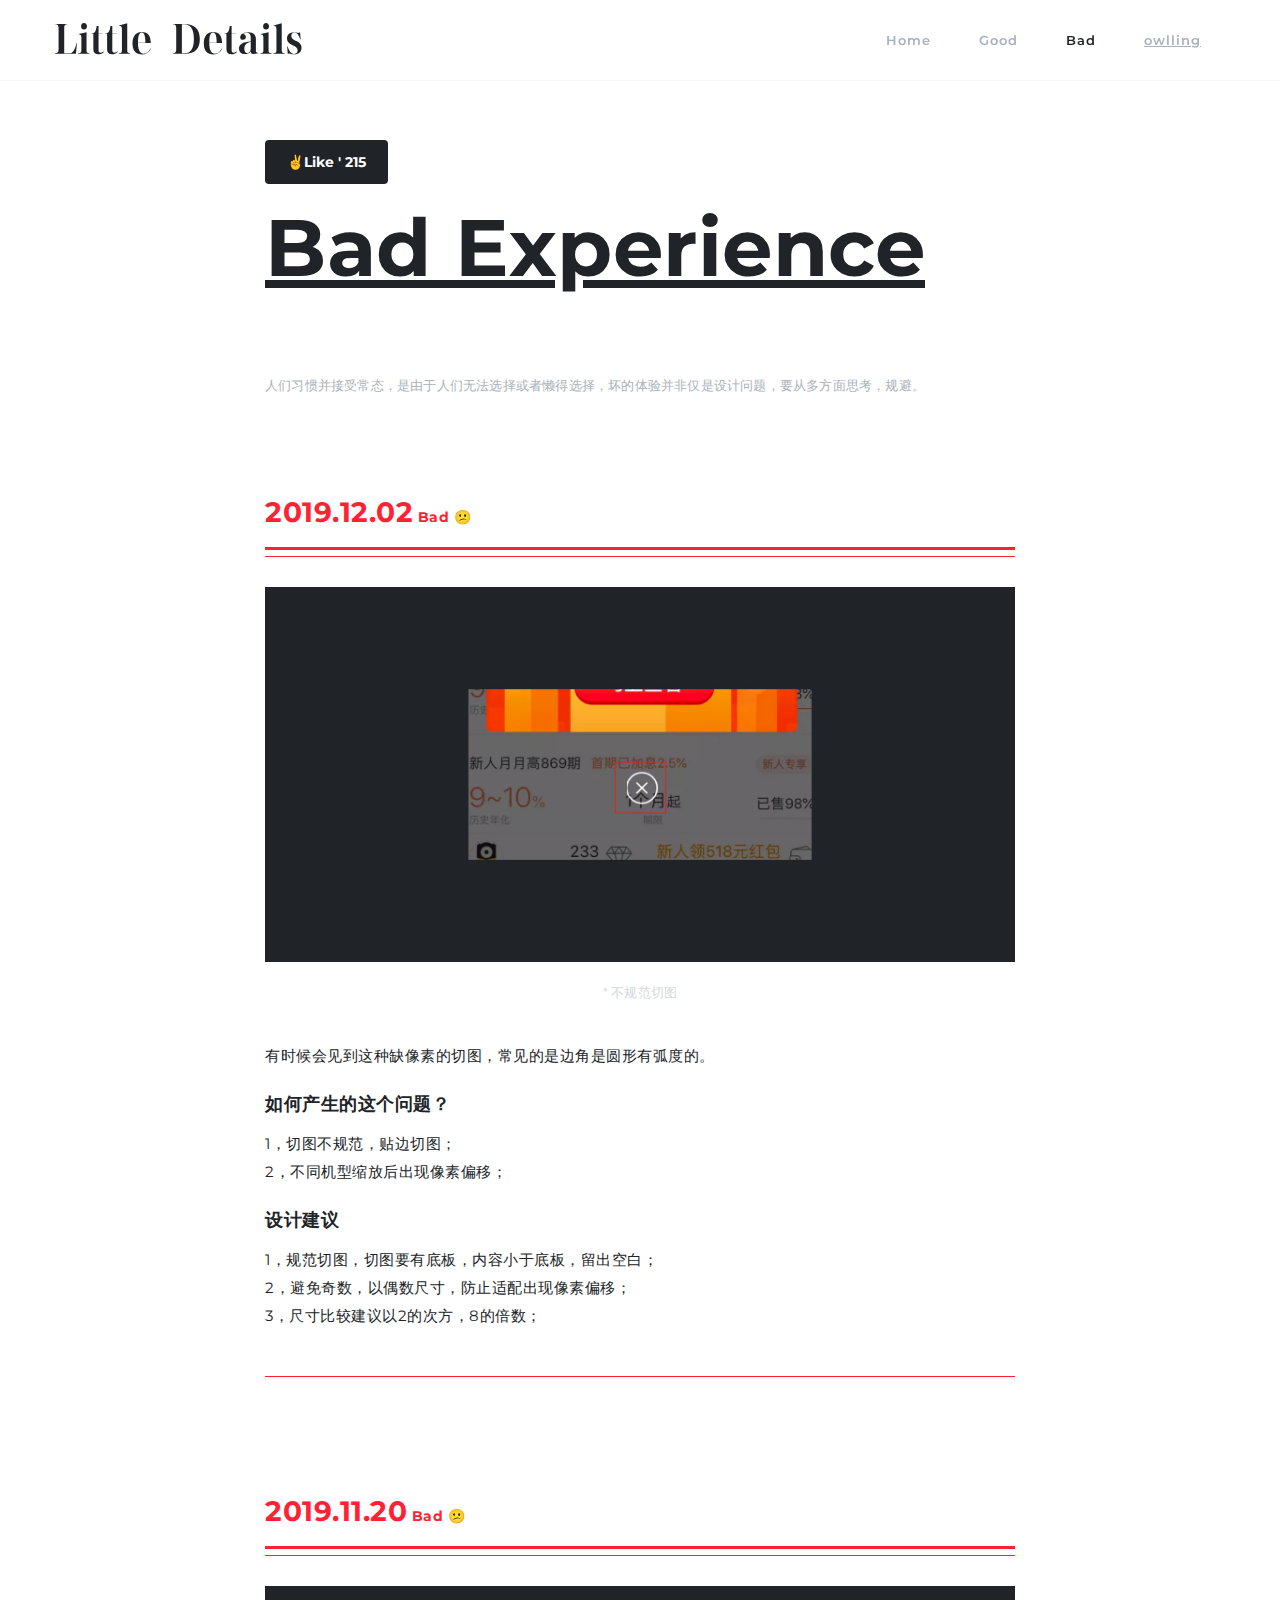
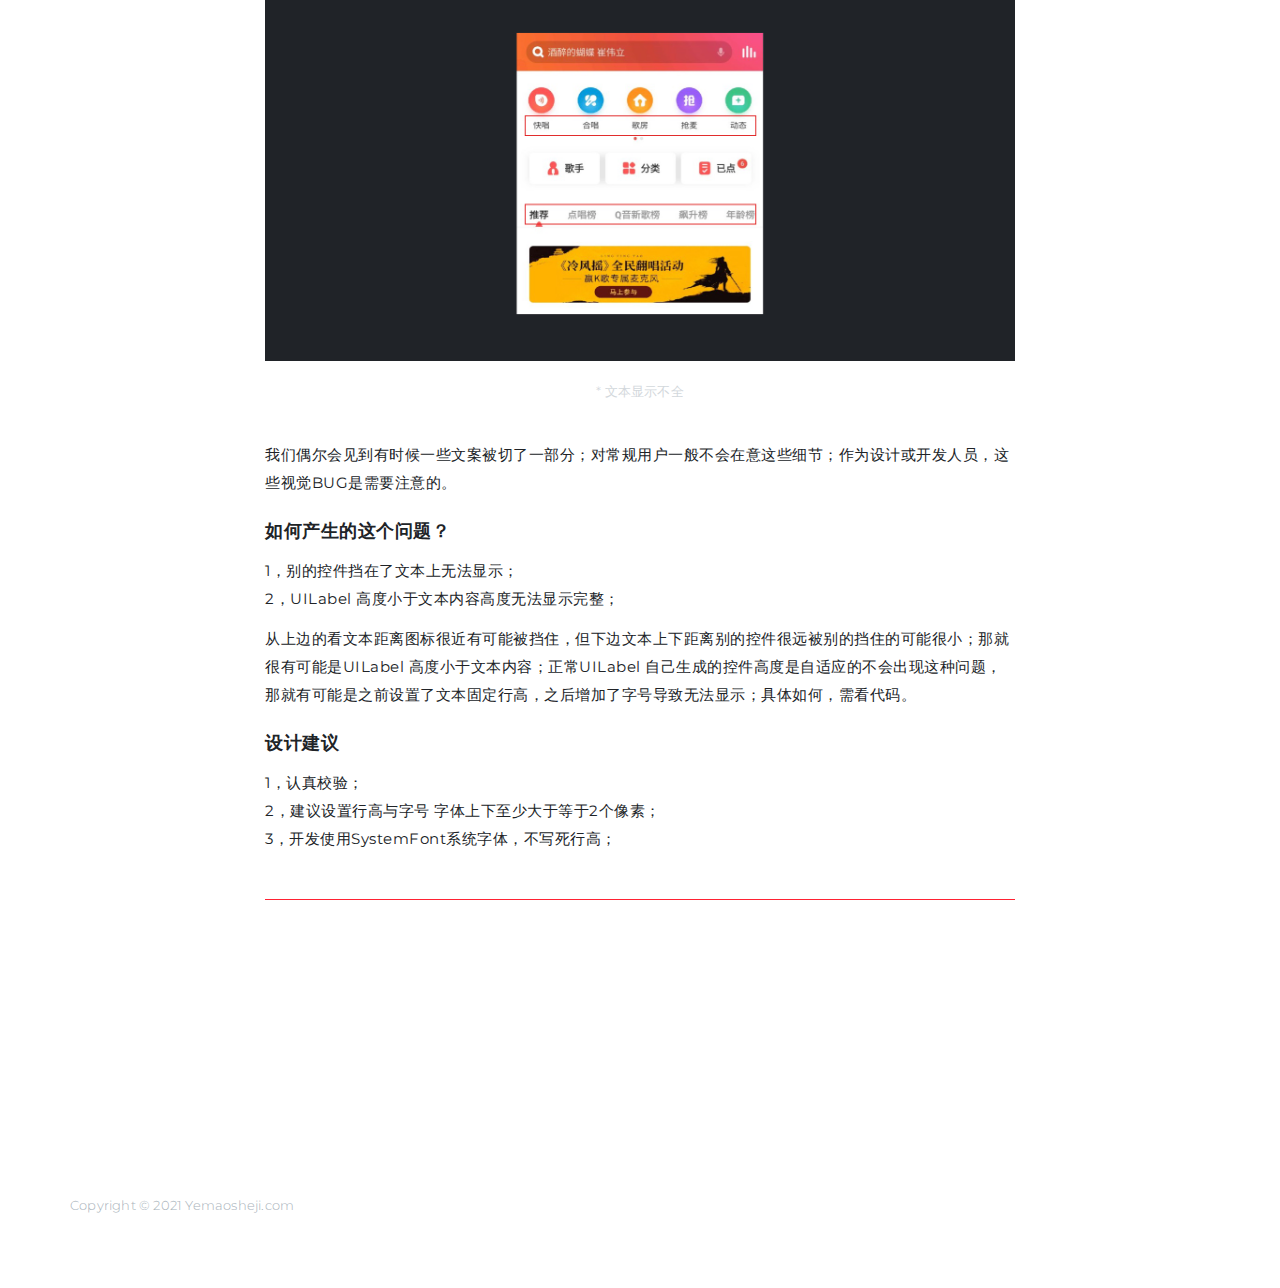
<file: bad.html>
<!DOCTYPE html>
<html lang="zh">

<head>

    <meta charset="UTF-8">
    <meta http-equiv="X-UA-Compatible" content="IE=Edge">
    <meta name="description" content="Little Details">
    <meta name="keywords" content="owlling">
    <meta name="author" content="owlling">
    <meta name="viewport" content="width=device-width, initial-scale=1, maximum-scale=1">

    <title>Bad Experience</title>
    <link rel="shortcut icon" href="images/favicon.ico">
    <link rel="apple-touch-icon" href="images/favicon.ico">
    <link rel="ico" href="images/favicon.ico">

    <!-- Main css -->
    <link rel="stylesheet" href="css/bootstrap.min.css">
    <link rel="stylesheet" href="css/style.css">
    <link rel="stylesheet" href="https://fonts.googleapis.com/css?family=Montserrat">
    <link href="https://fonts.googleapis.com/css?family=Montserrat:700&display=swap" rel="stylesheet">

</head>

<body>

    <!-- Navigation section  -->
    <div class="header">
        <div class="navbar navbar-default navbar-static-top" role="navigation">
            <div class="container">
                <div class="navbar-header">
                    <button class="navbar-toggle" data-toggle="collapse" data-target=".navbar-collapse">
                        <span class="icon icon-bar"></span>
                        <span class="icon icon-bar"></span>
                        <span class="icon icon-bar"></span>
                   </button>
                    <a href="index" class="navbar-brand"><img src="images/logo.svg" /></a>
                </div>
                <div class="collapse navbar-collapse">
                    <ul class="nav navbar-nav navbar-right">
                        <li><a href="index">Home</a></li>
                        <li><a href="good">Good</a></li>
                        <li class="active"><a href="bad">Bad</a></li>
                        <li><a href="http://www.owlling.com/" target="black"><u>owlling</u></a></li>
                    </ul>
                </div>
            </div>
        </div>
    </div>

    <!-- Single Project Section -->

    <section id="single-project">
        <div class="container">
            <div class="row">

                <div class="col-md-offset-2 col-md-8 col-sm-12">
                    <button class="bubbly-button"><input type="button" class="like-btn" value="Like" /></button>
                    <h1><u>Bad Experience</u></h1>
                    <div class="space80"></div>
                    <h6>人们习惯并接受常态，是由于人们无法选择或者懒得选择，坏的体验并非仅是设计问题，要从多方面思考，规避。</h6>
                    <div class="space100"></div>

                    <h5 class="badtext">2019.12.02<span class="littext"> Bad 😕</span></h5>
                    <hr class="badline" />
                    <hr class="badline2" />
                    <img src="images/pic/bad/bad20191202.jpg" class="img-details" alt="Image">
                    <div class="annotation">
                        <annotation>* 不规范切图</annotation>
                    </div>
                    <div class="space40"></div>
                    <p>有时候会见到这种缺像素的切图，常见的是边角是圆形有弧度的。</p>
                    <div class="space20"></div>
                    <h4>如何产生的这个问题？</h4>
                    <p>1，切图不规范，贴边切图；<br>2，不同机型缩放后出现像素偏移；</p>
                    <div class="space20"></div>
                    <h4>设计建议</h4>
                    <p>1，规范切图，切图要有底板，内容小于底板，留出空白；<br>2，避免奇数，以偶数尺寸，防止适配出现像素偏移；<br>3，尺寸比较建议以2的次方，8的倍数；</p>
                    <div class="space60"></div>
                    <hr class="badline2" />
                    <div class="space120"></div>

                    <h5 class="badtext">2019.11.20<span class="littext"> Bad 😕</span></h5>
                    <hr class="badline" />
                    <hr class="badline2" />
                    <img src="images/pic/bad/bad20191120.jpg" class="img-details" alt="Image">
                    <div class="annotation">
                        <annotation>* 文本显示不全</annotation>
                    </div>
                    <div class="space40"></div>
                    <p>我们偶尔会见到有时候一些文案被切了一部分；对常规用户一般不会在意这些细节；作为设计或开发人员，这些视觉BUG是需要注意的。</p>
                    <div class="space20"></div>
                    <h4>如何产生的这个问题？</h4>
                    <p>1，别的控件挡在了文本上无法显示；<br>2，UILabel 高度小于文本内容高度无法显示完整；</p>
                    <p>从上边的看文本距离图标很近有可能被挡住，但下边文本上下距离别的控件很远被别的挡住的可能很小；那就很有可能是UILabel 高度小于文本内容；正常UILabel 自己生成的控件高度是自适应的不会出现这种问题，那就有可能是之前设置了文本固定行高，之后增加了字号导致无法显示；具体如何，需看代码。</p>
                    <div class="space20"></div>
                    <h4>设计建议</h4>
                    <p>1，认真校验；<br>2，建议设置行高与字号 字体上下至少大于等于2个像素；<br>3，开发使用SystemFont系统字体，不写死行高；</p>
                    <div class="space60"></div>
                    <hr class="badline2" />
                    <div class="space120"></div>


                </div>

            </div>
        </div>
    </section>

    <!-- Footer Section -->

    <footer>
        <div class="container">

            <div class="footer-copyright">
                <h6>Copyright © 2021 <a href="http://www.yemaosheji.com/" target="black">Yemaosheji.com</a></h6>
            </div>


        </div>
    </footer>

    <!--scroll to top-->
    <div class="scroll-top">
        <img class="img-responsive" src="images/up.svg">
    </div>

    <!-- SCRIPTS -->

    <script src="js/jquery.js"></script>
    <script src="js/custom.js"></script>
    <script src="js/bootstrap.min.js"></script>
    <script type="text/javascript">
        ScrollReveal().reveal('.list', {
            delay: 200
        });
        $(function() {
            var start_height = $(document).scrollTop();
            var navigation_height = $('.header').outerHeight();
            $(window).scroll(function() {
                var end_height = $(document).scrollTop();
                if (end_height > navigation_height) {
                    $('.header').addClass('hide');
                } else {
                    $('.header').removeClass('hide');
                }
                if (end_height < start_height) {
                    $('.header').removeClass('hide');
                }
                start_height = $(document).scrollTop();
            });
        });
    </script>

    <script>
        var _hmt = _hmt || [];
        (function() {
            var hm = document.createElement("script");
            hm.src = "https://hm.baidu.com/hm.js?bbea63cb641d38a05e953ece8b19eef0";
            var s = document.getElementsByTagName("script")[0];
            s.parentNode.insertBefore(hm, s);
        })();
    </script>


</body>

</html>
</file>
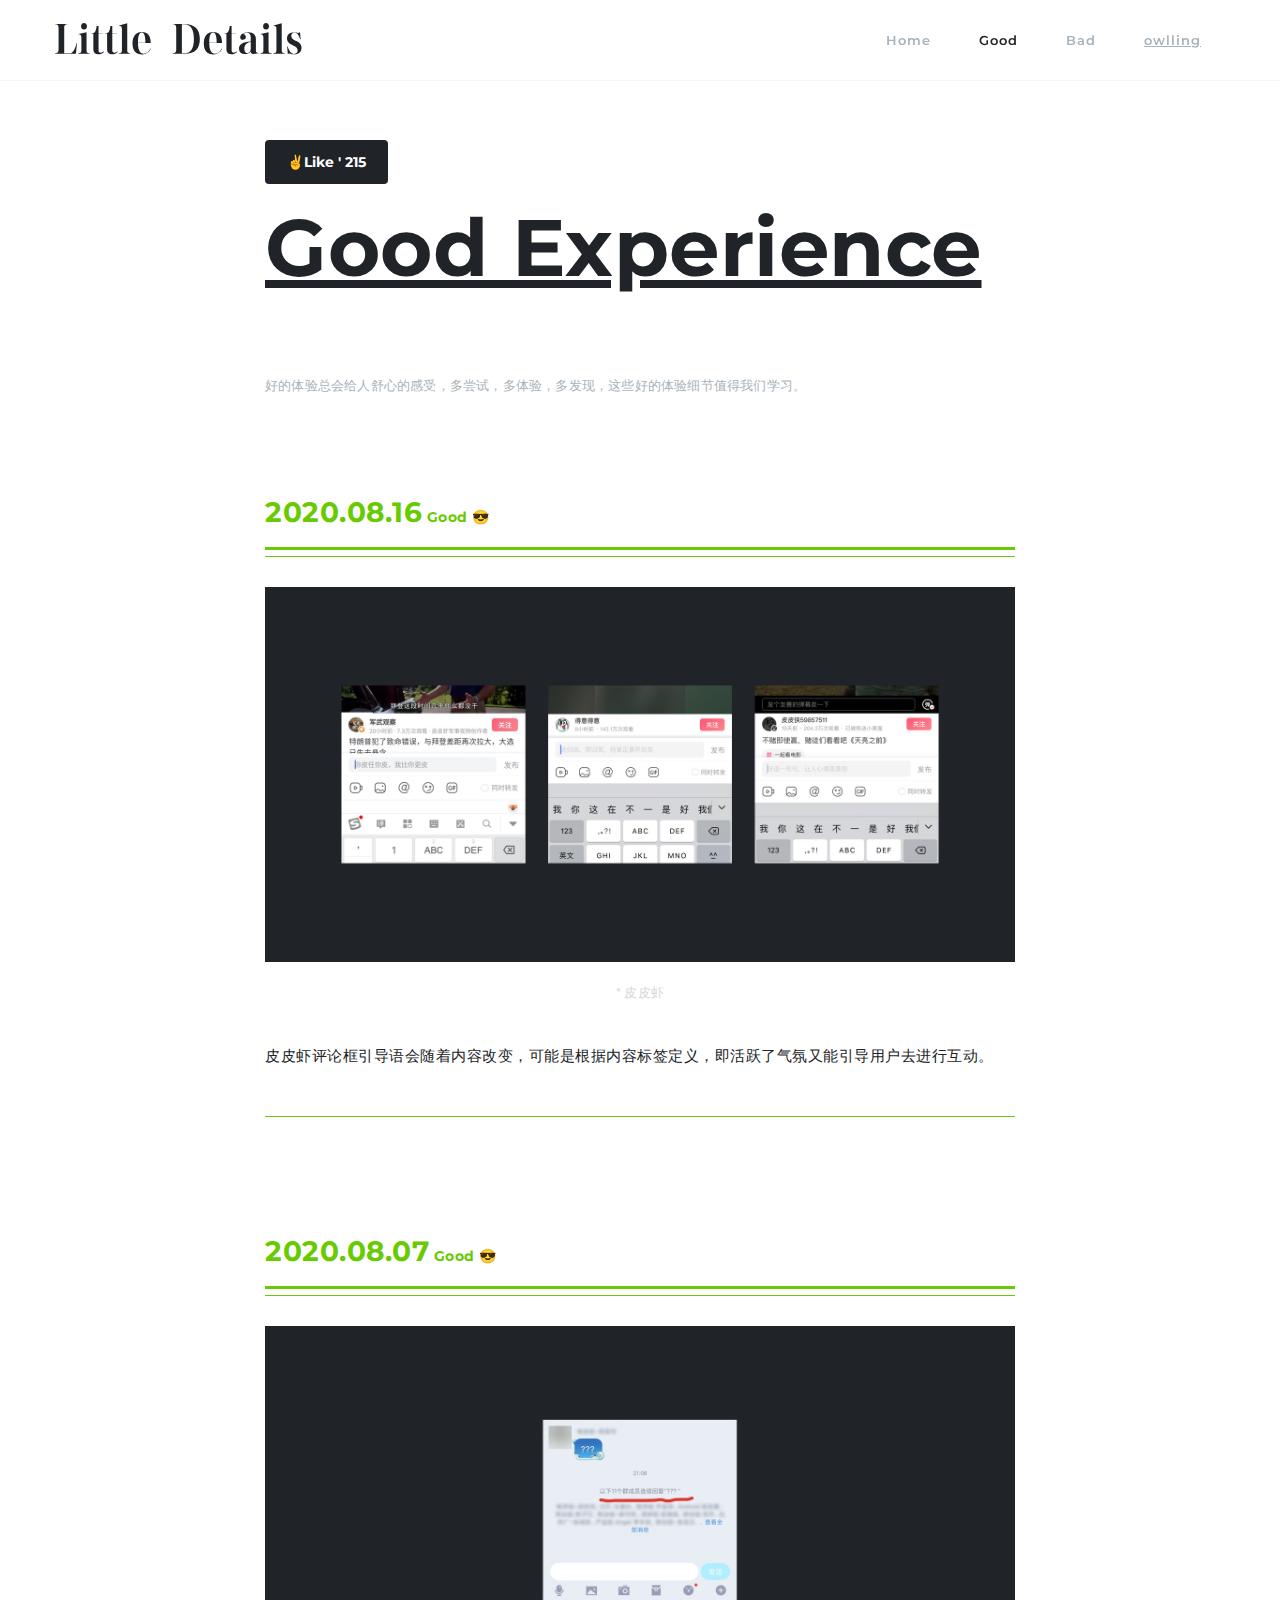
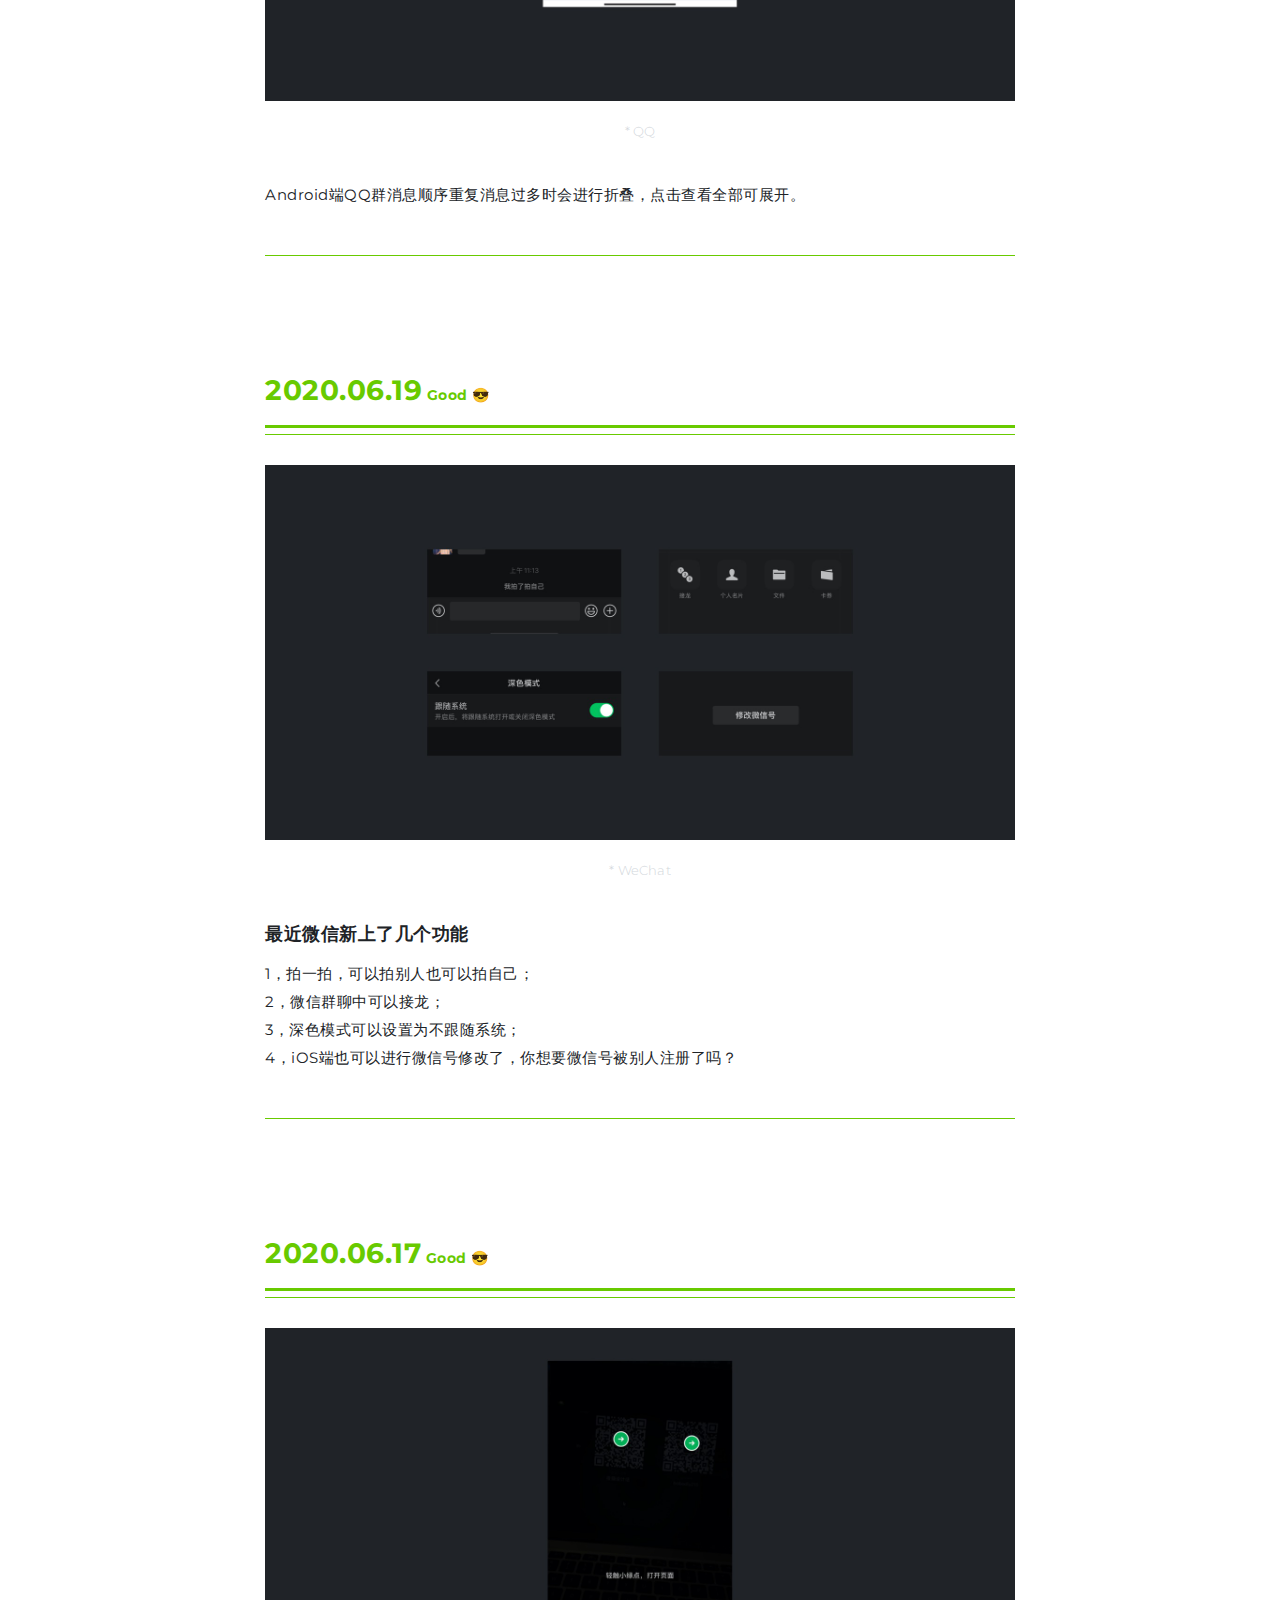
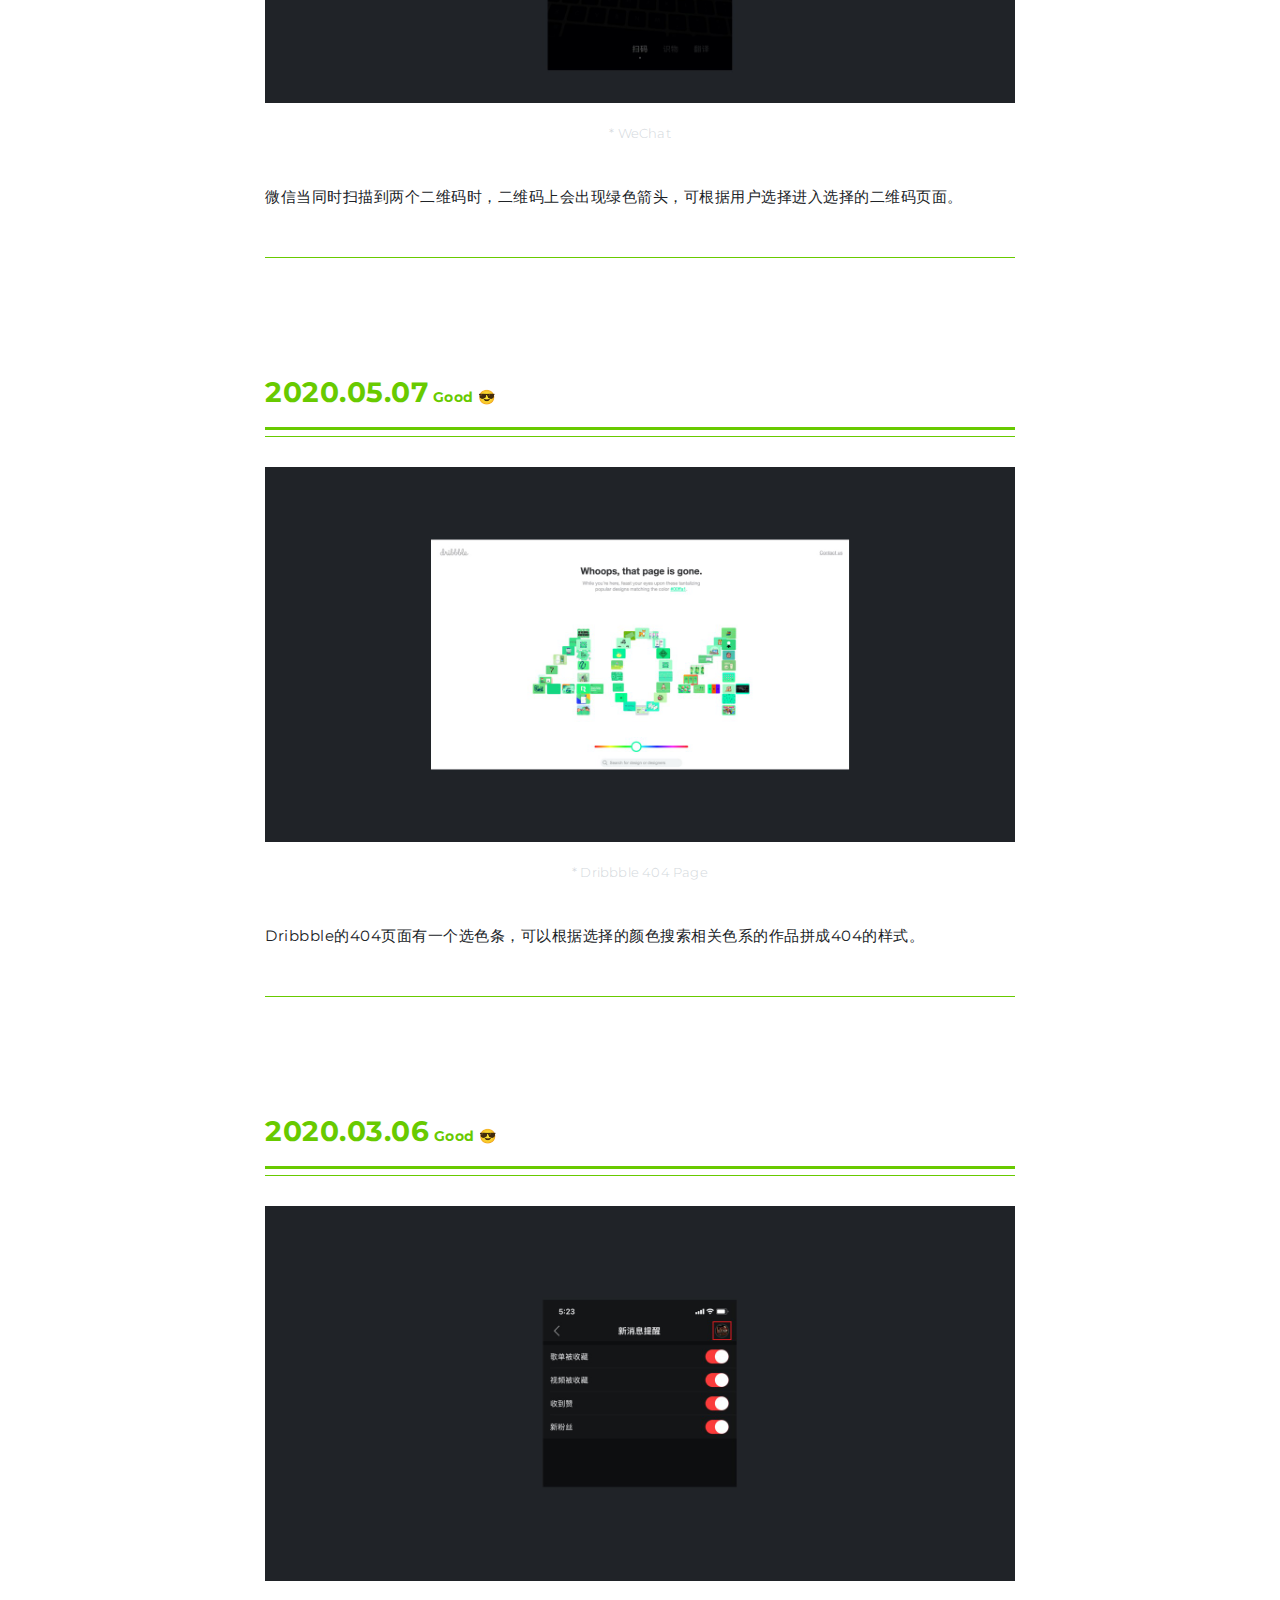
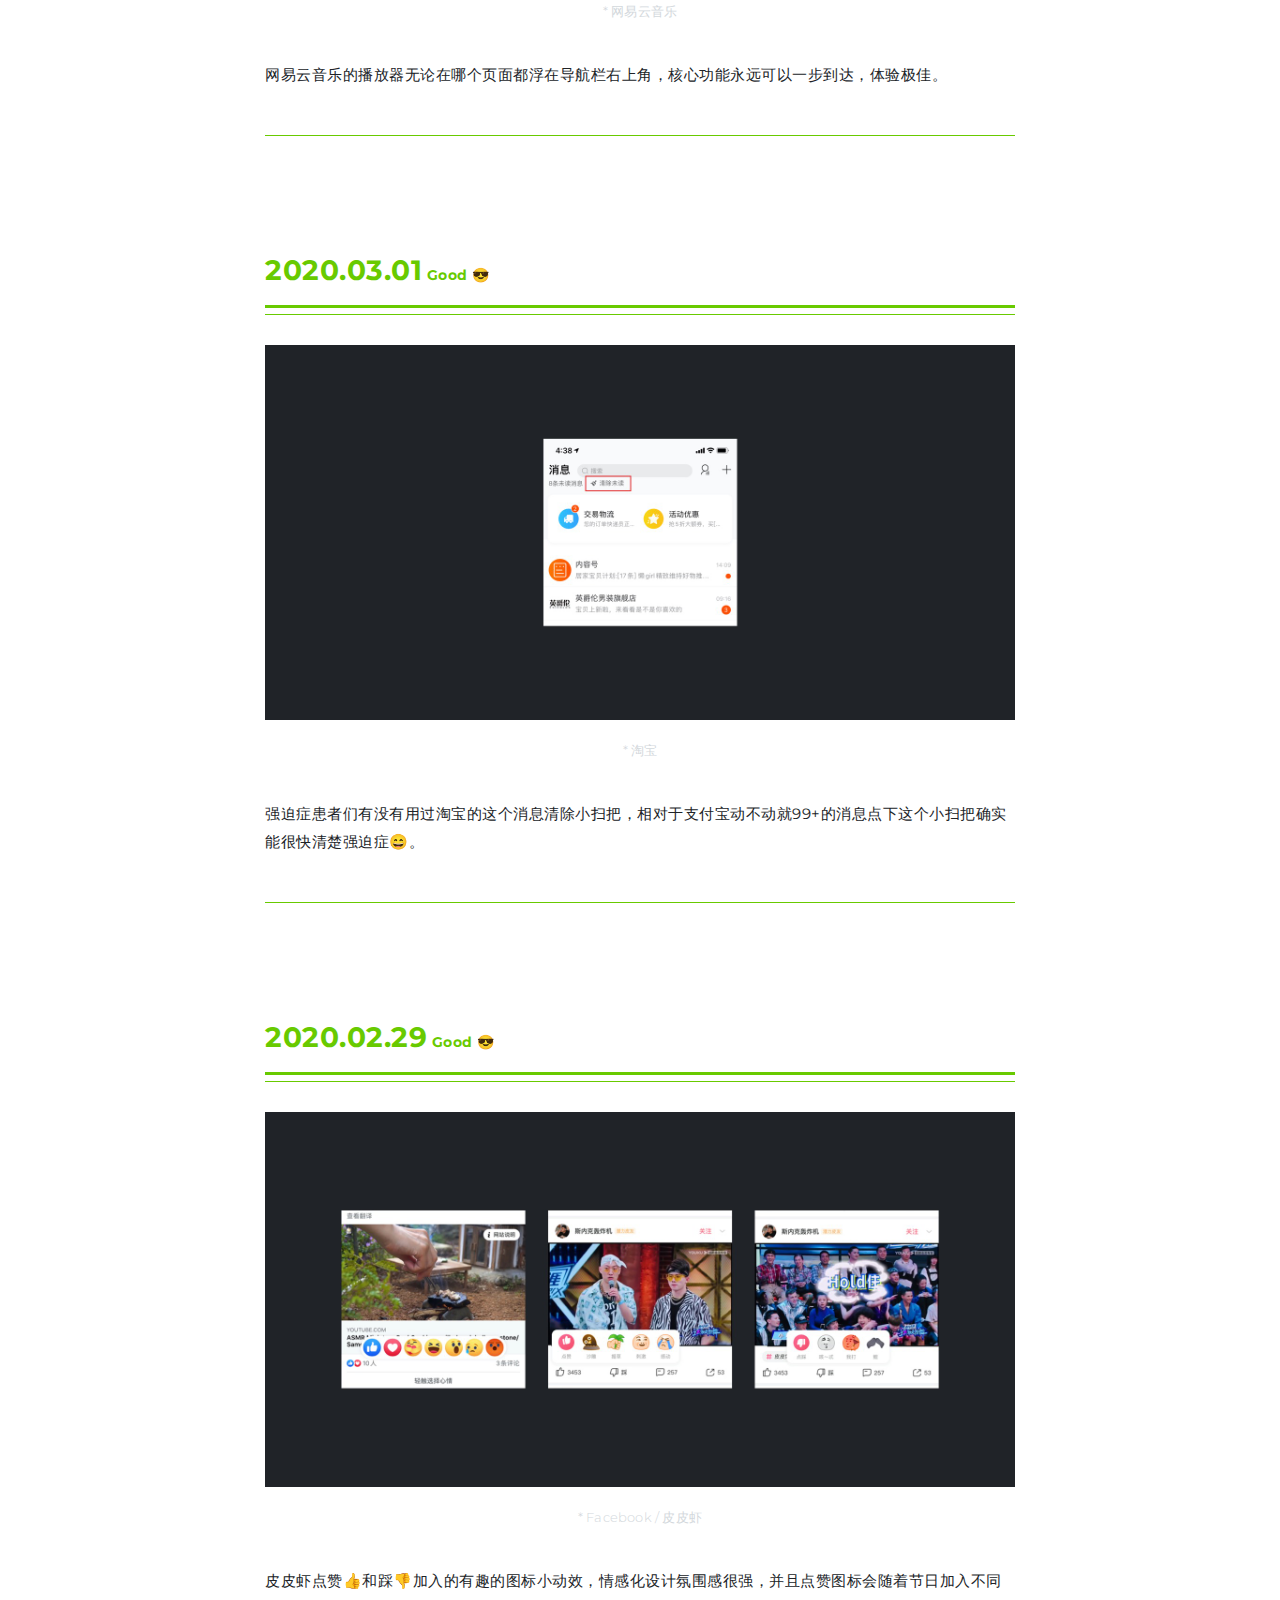
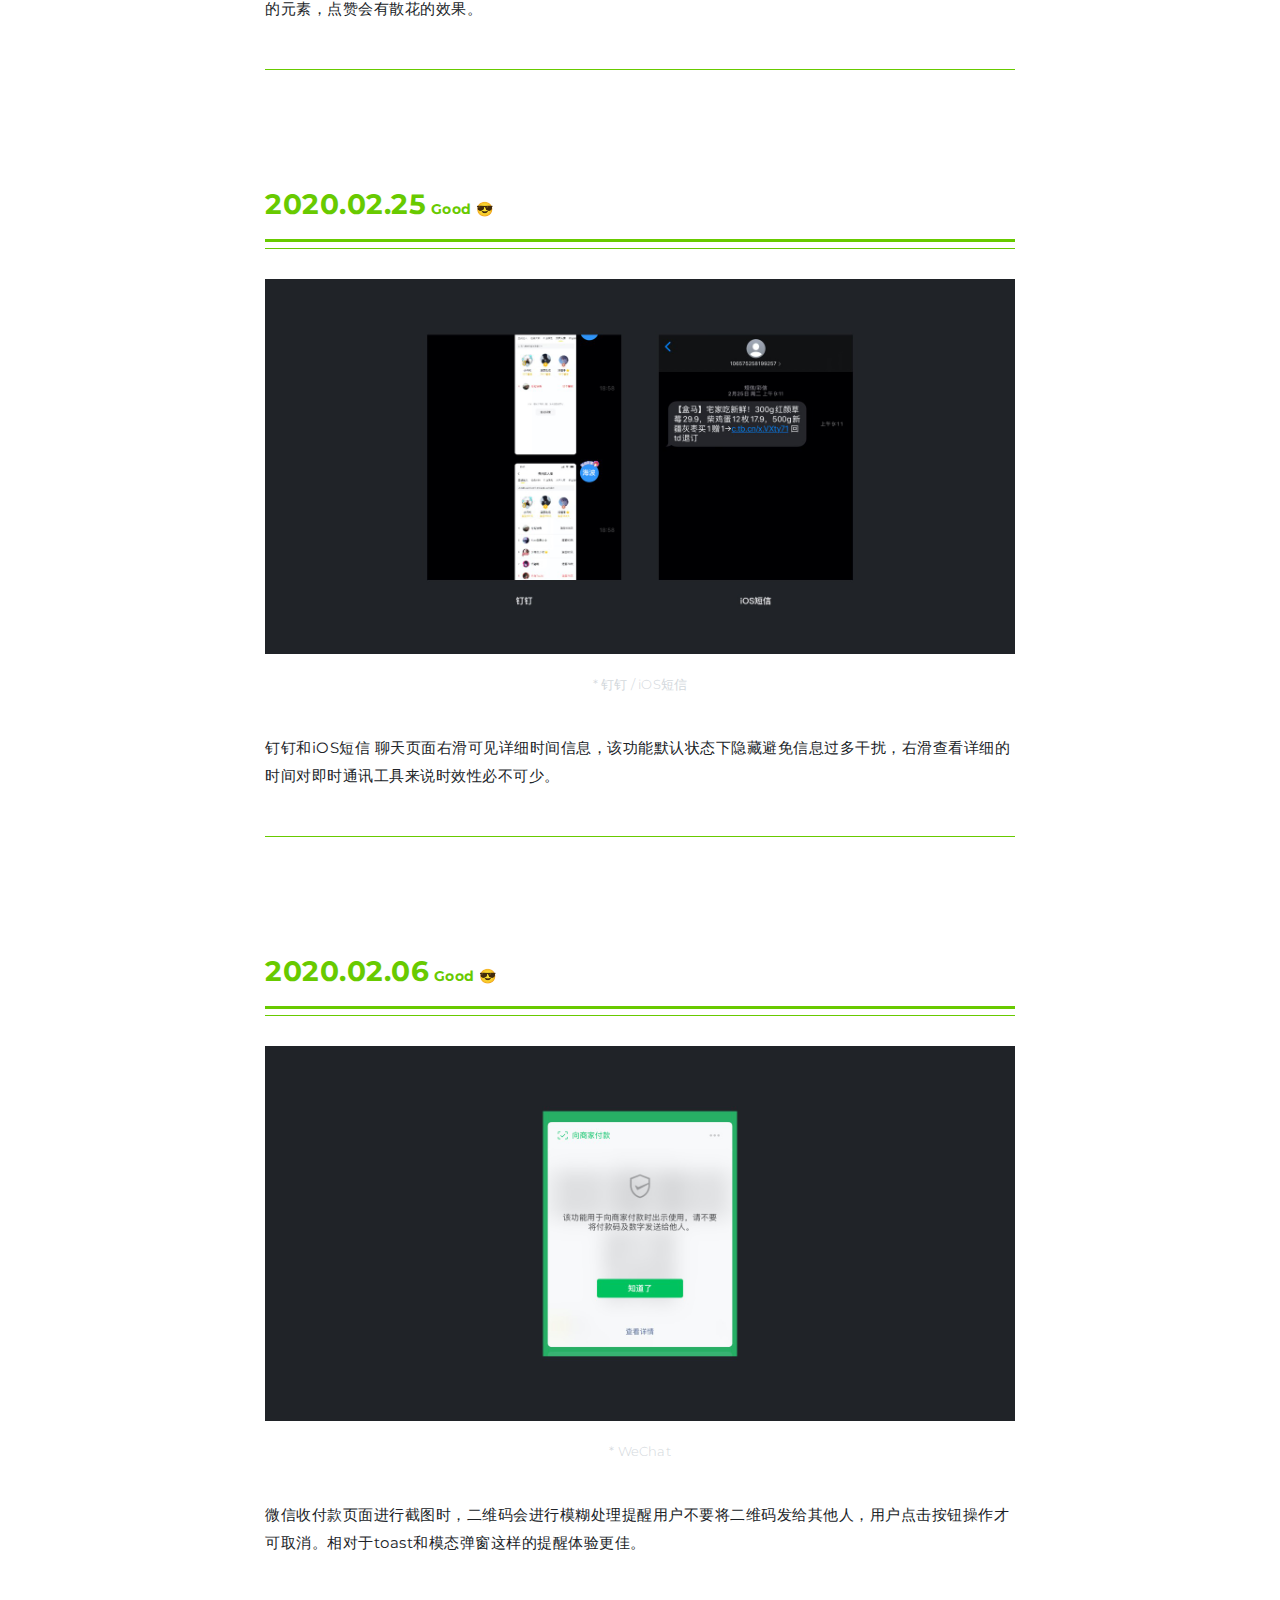
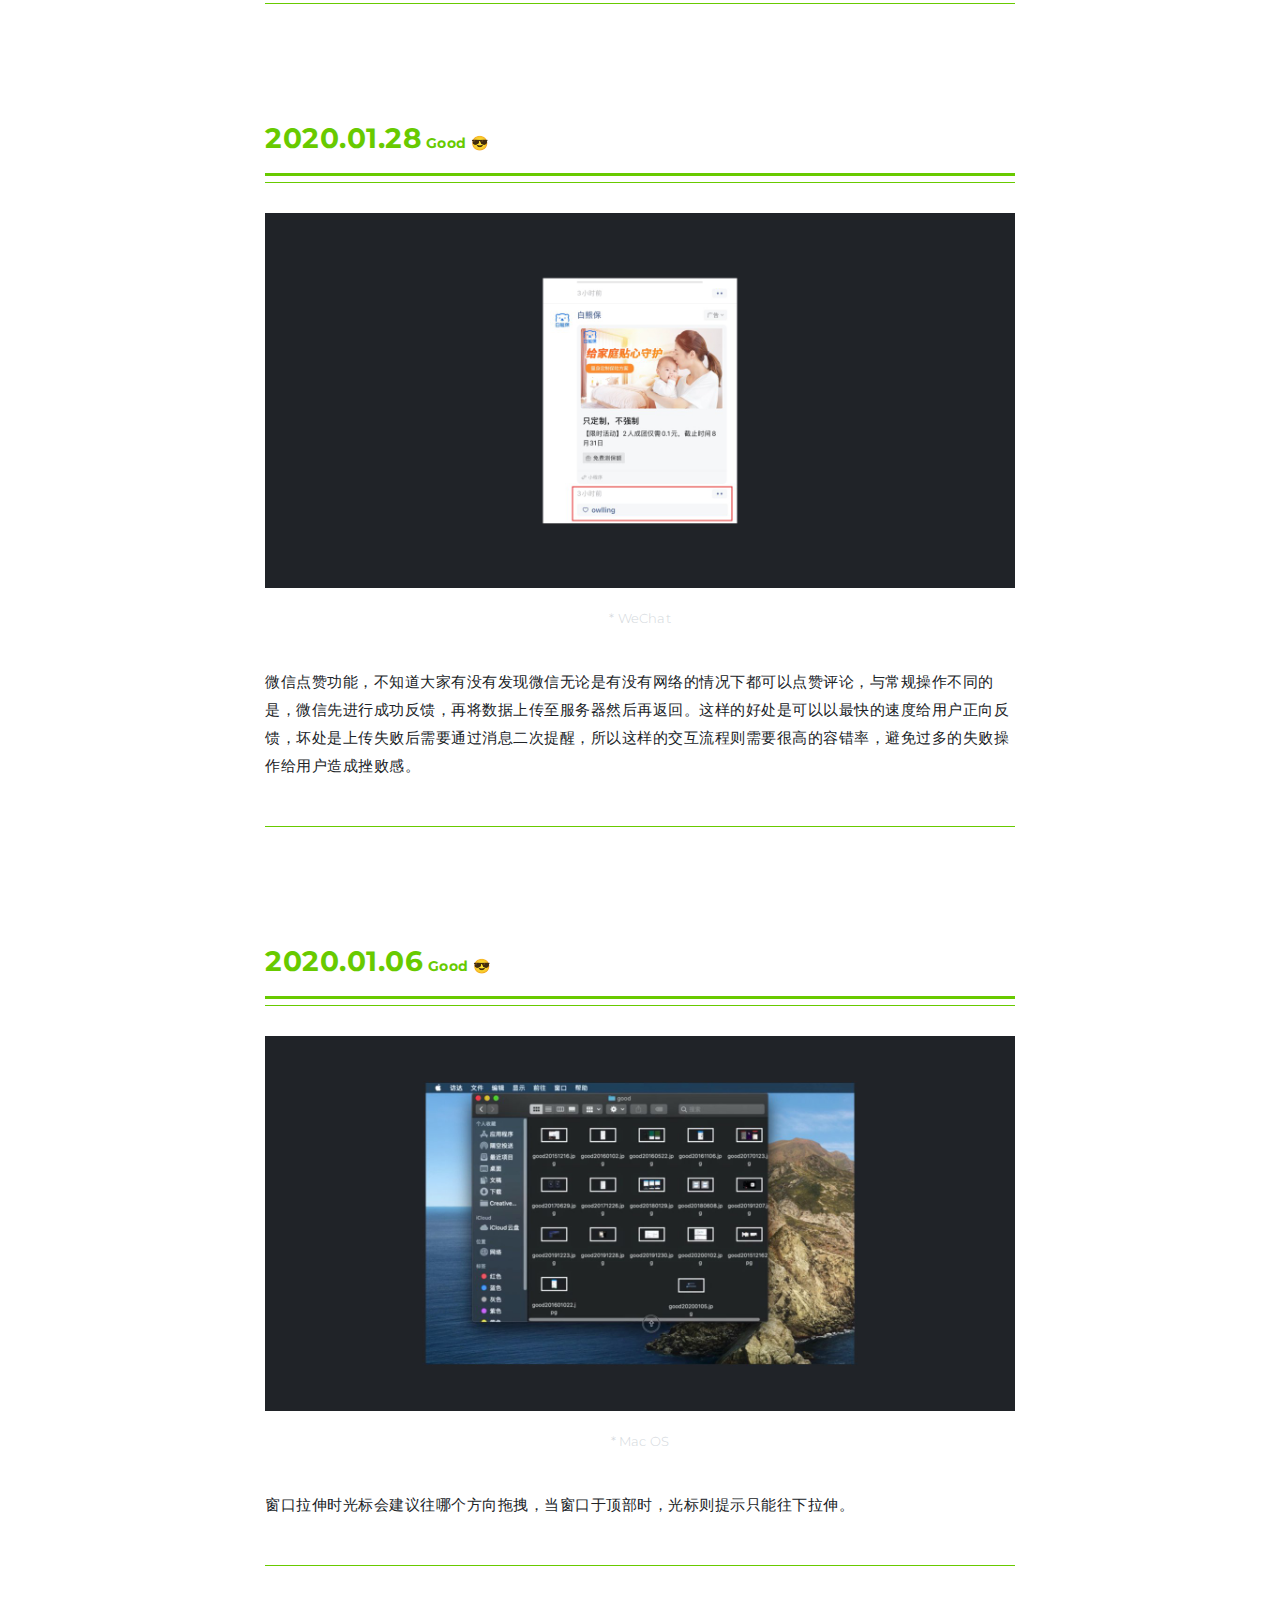
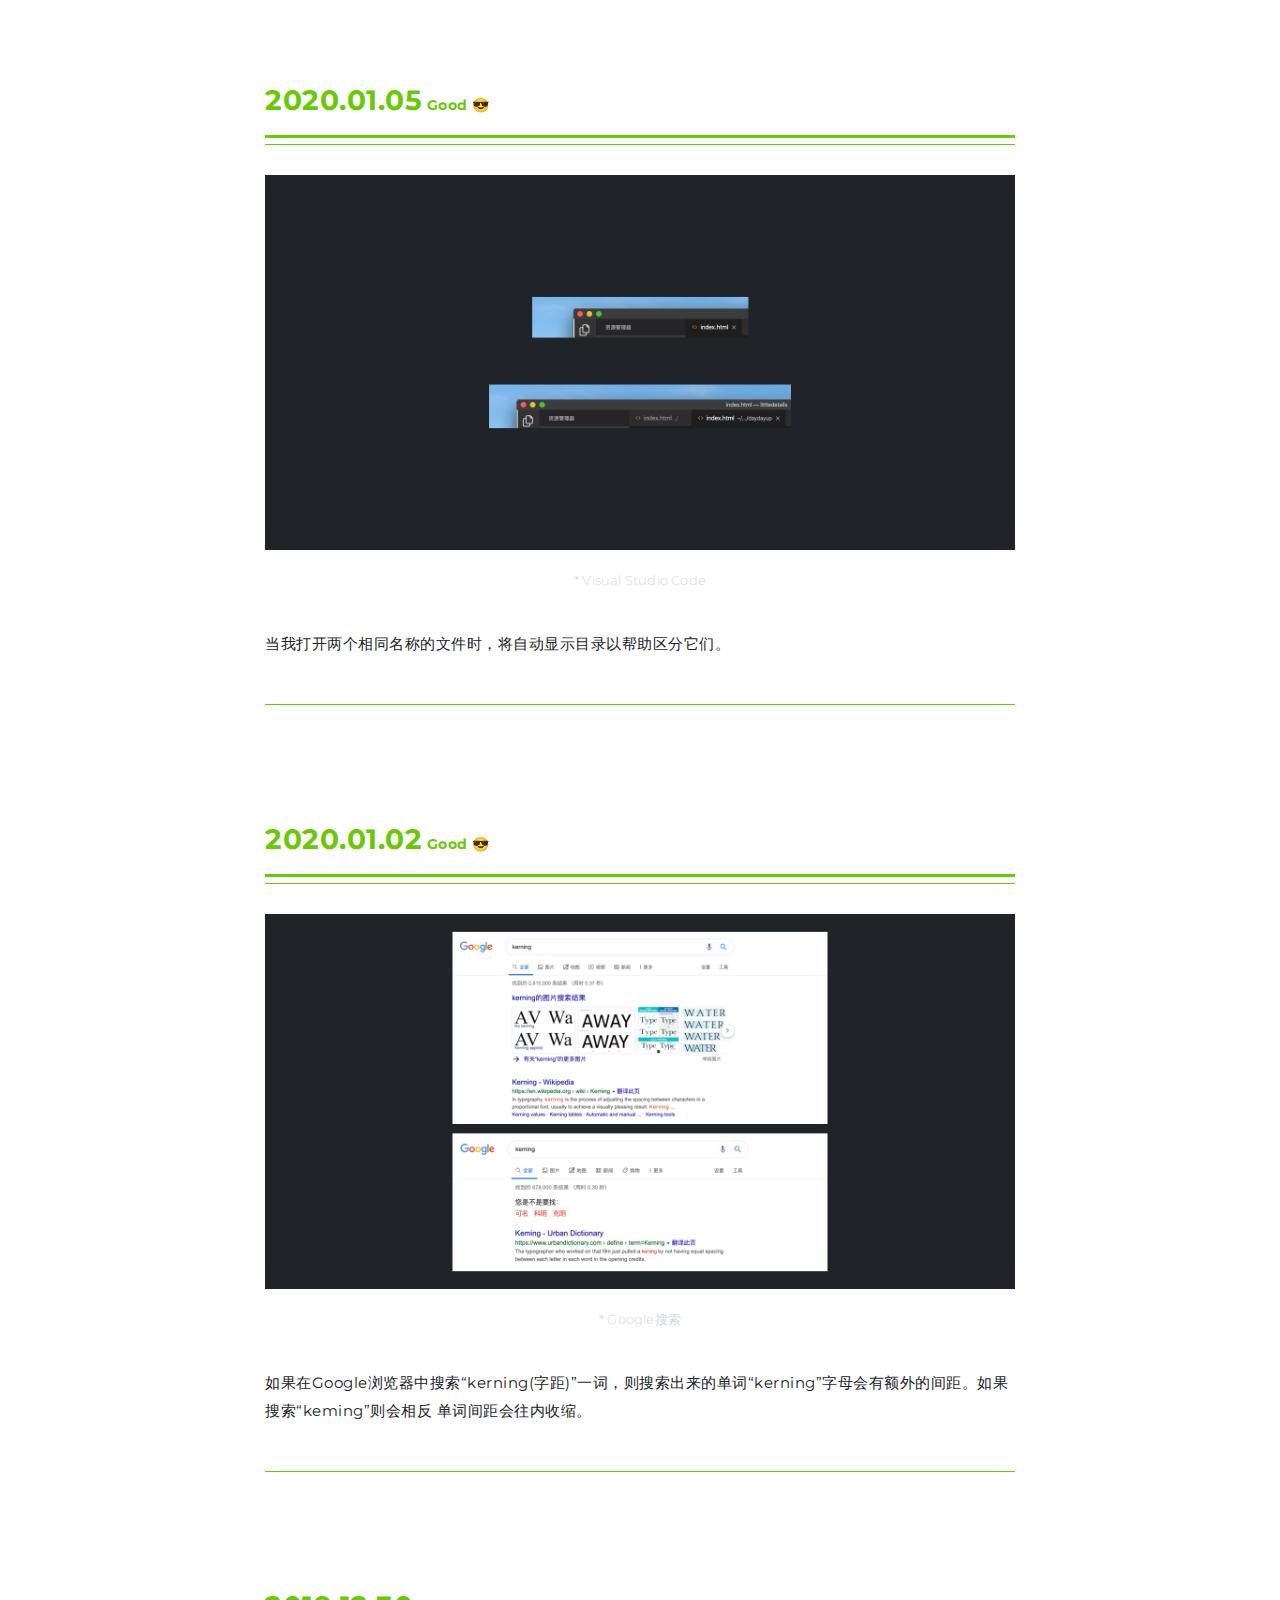
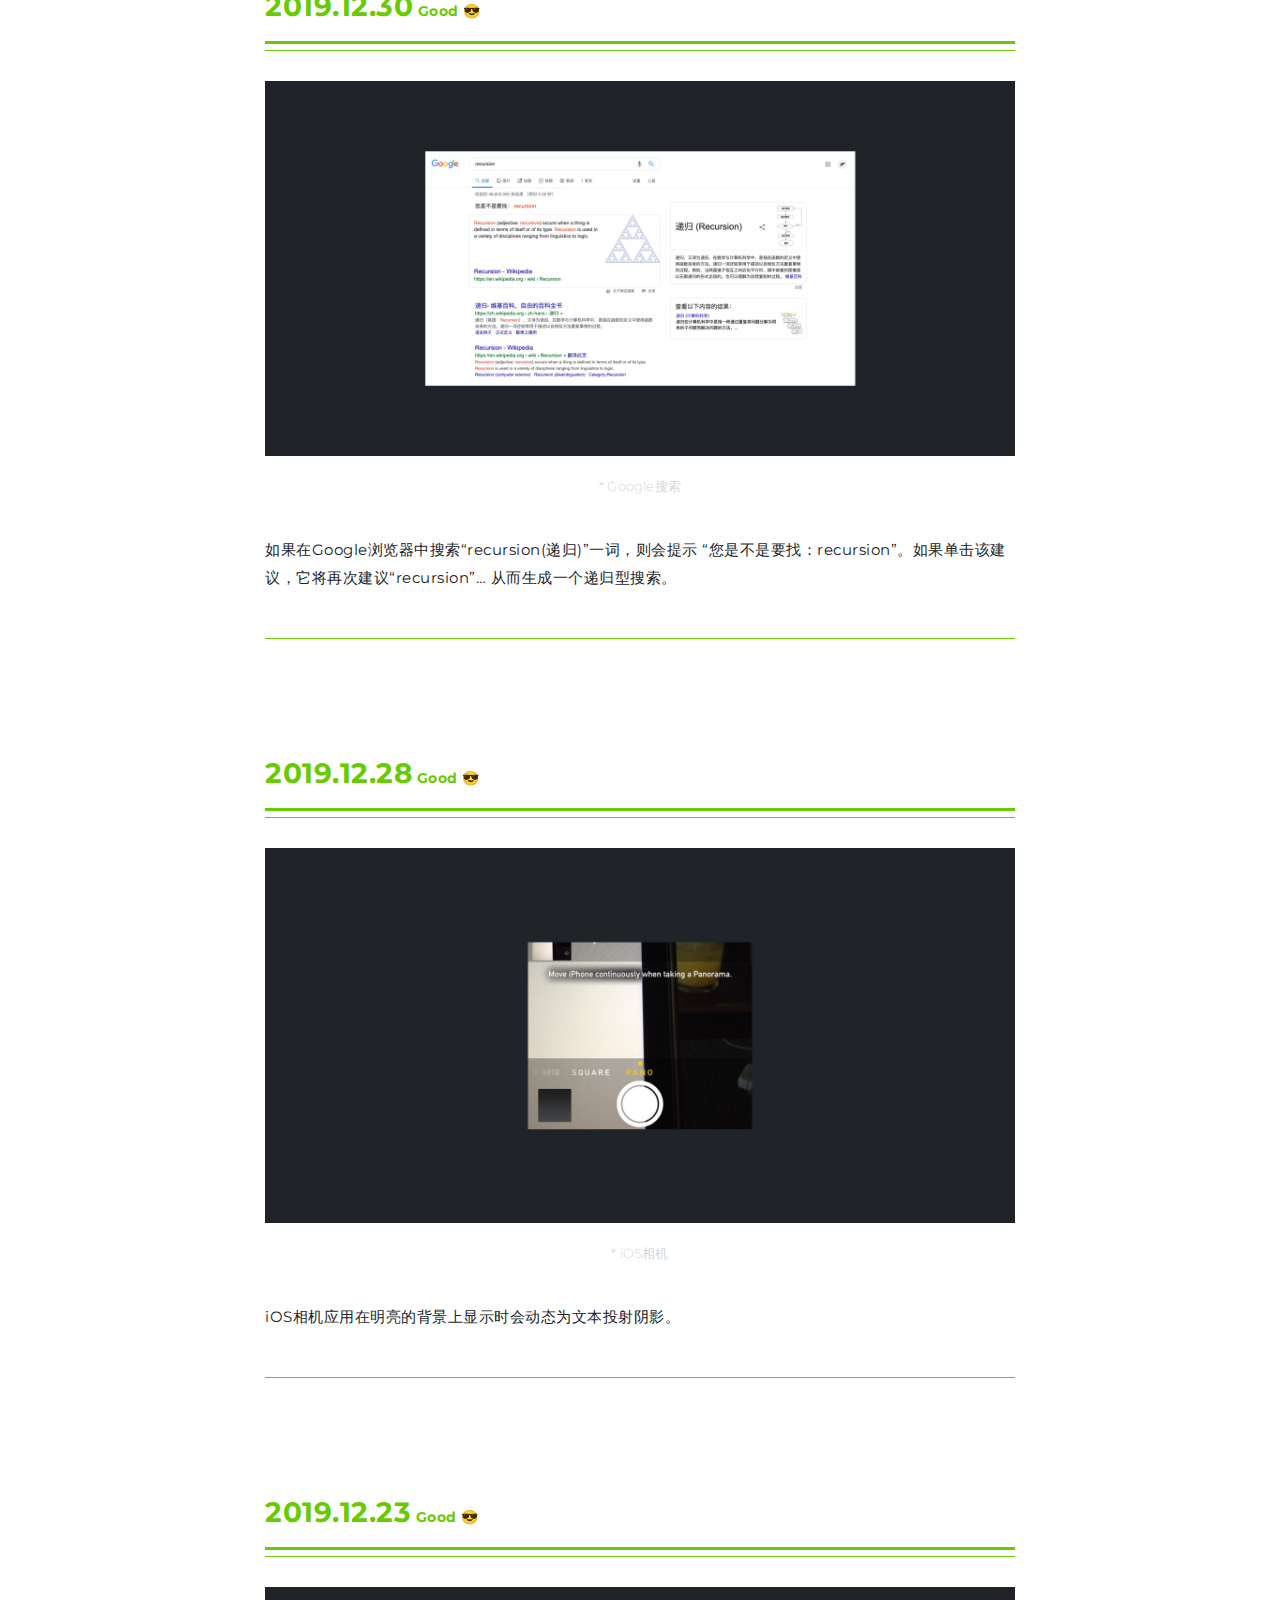
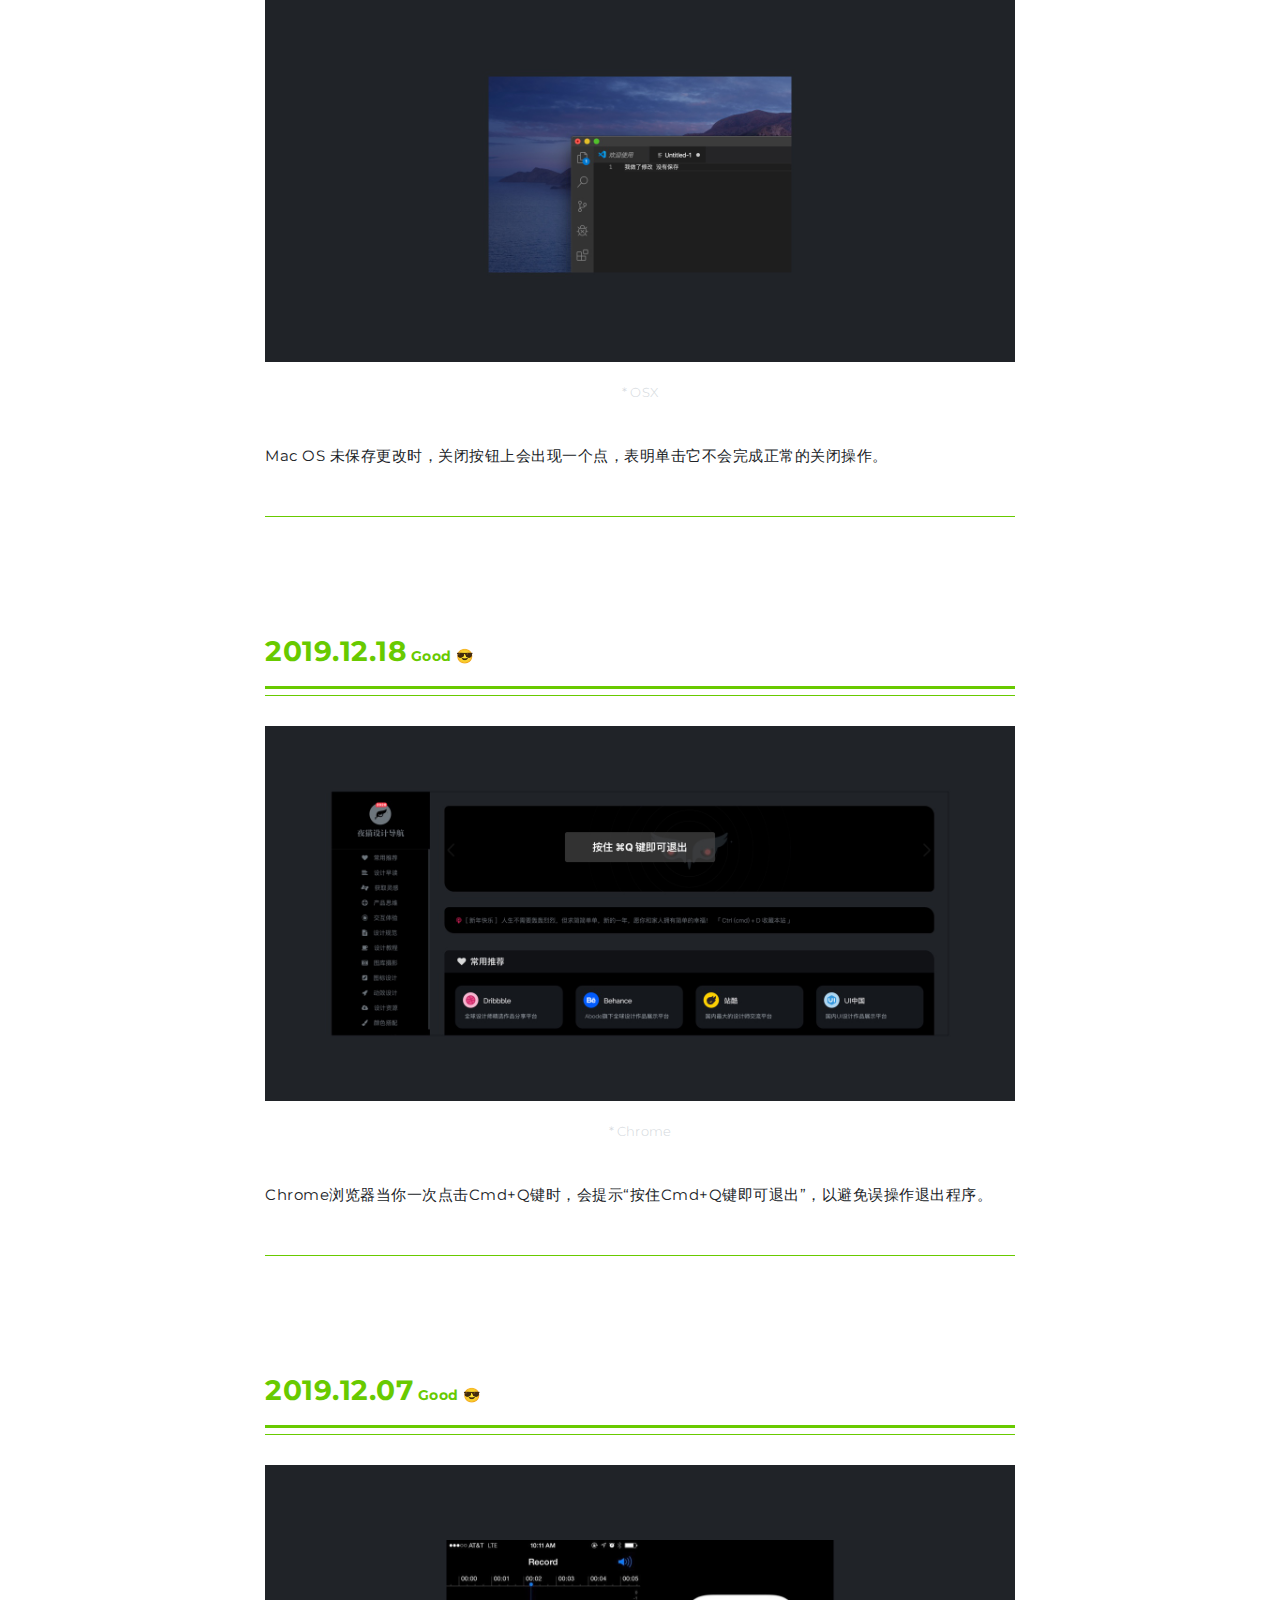
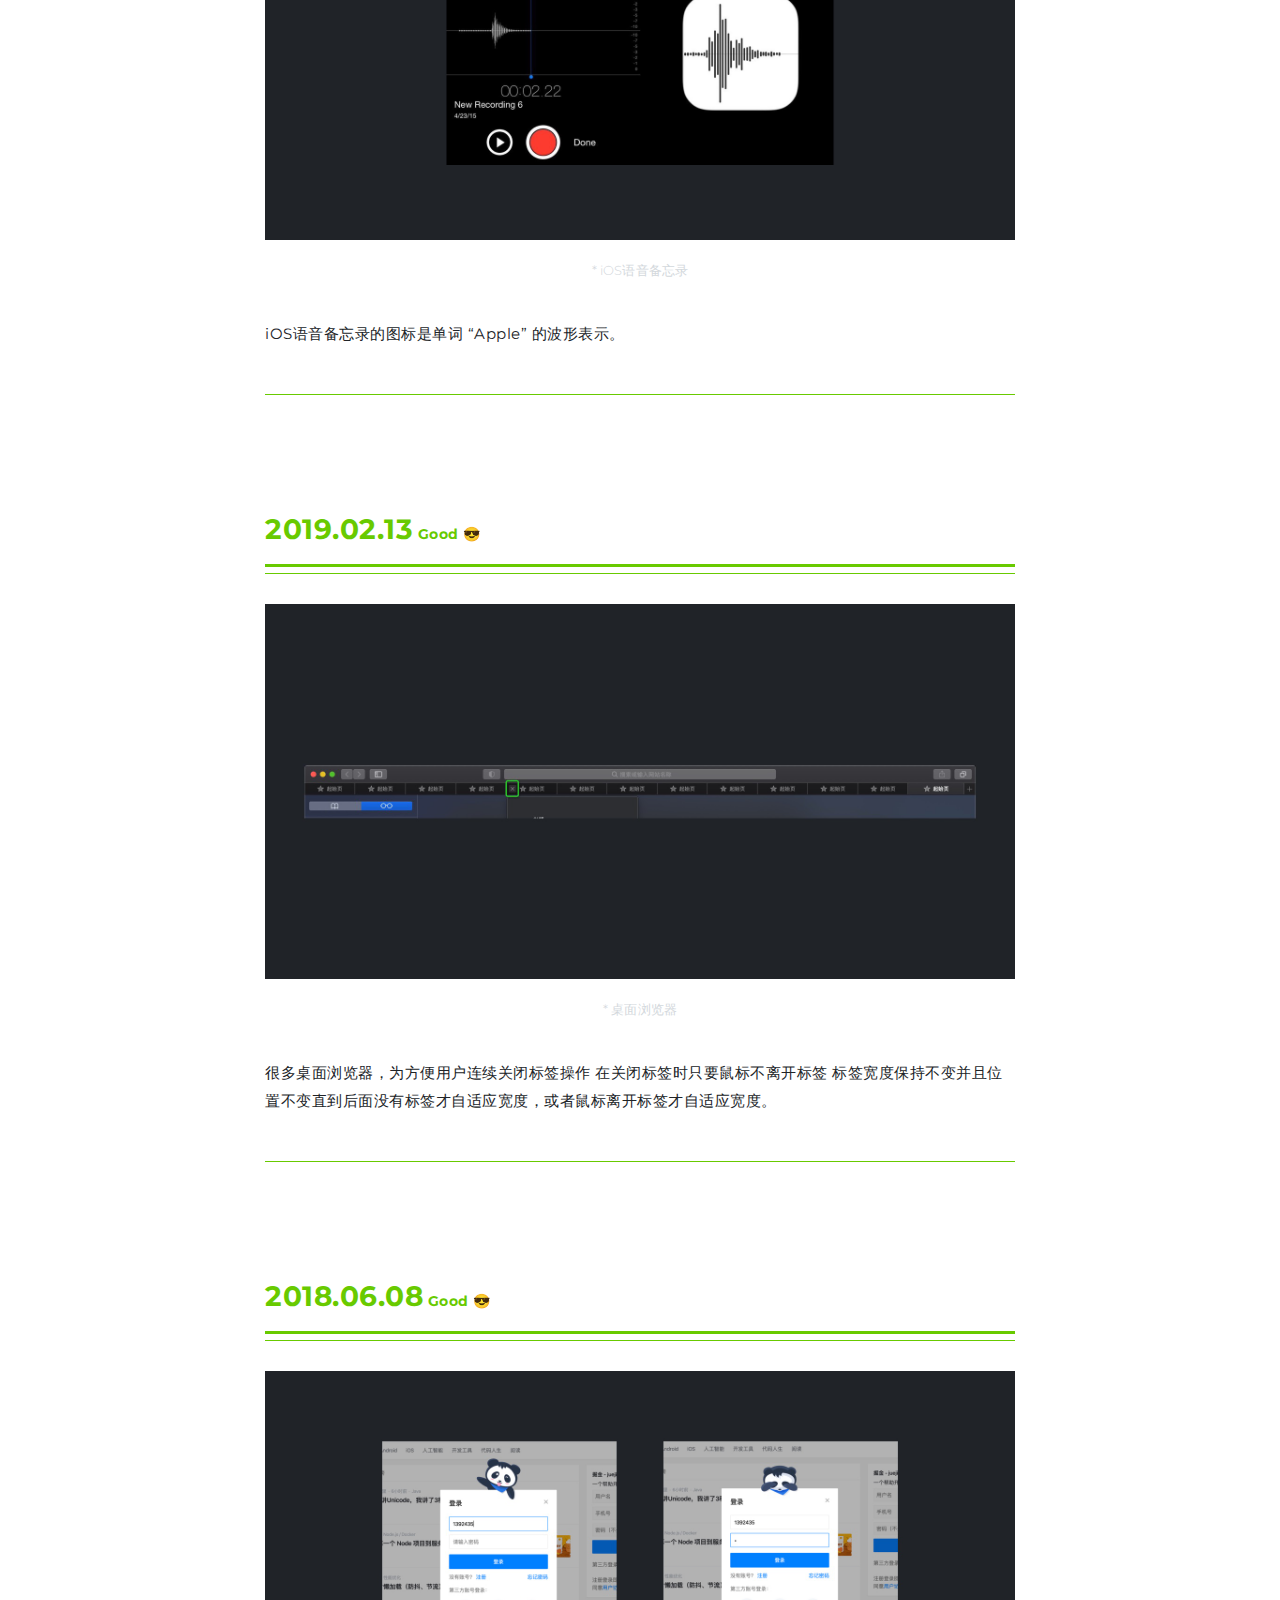
<file: good.html>
<!DOCTYPE html>
<html lang="zh">

<head>

    <meta charset="UTF-8">
    <meta http-equiv="X-UA-Compatible" content="IE=Edge">
    <meta name="description" content="Little Details">
    <meta name="keywords" content="owlling">
    <meta name="author" content="owlling">
    <meta name="viewport" content="width=device-width, initial-scale=1, maximum-scale=1">

    <title>Good Experience</title>
    <link rel="shortcut icon" href="images/favicon.ico">
    <link rel="apple-touch-icon" href="images/favicon.ico">
    <link rel="ico" href="images/favicon.ico">

    <!-- Main css -->
    <link rel="stylesheet" href="css/bootstrap.min.css">
    <link rel="stylesheet" href="css/style.css">
    <link rel="stylesheet" href="https://fonts.googleapis.com/css?family=Montserrat">
    <link href="https://fonts.googleapis.com/css?family=Montserrat:700&display=swap" rel="stylesheet">

</head>

<body>

    <!-- Navigation section  -->
    <div class="header">
        <div class="navbar navbar-default navbar-static-top" role="navigation">
            <div class="container">
                <div class="navbar-header">
                    <button class="navbar-toggle" data-toggle="collapse" data-target=".navbar-collapse">
                        <span class="icon icon-bar"></span>
                        <span class="icon icon-bar"></span>
                        <span class="icon icon-bar"></span>
                   </button>
                    <a href="index" class="navbar-brand"><img src="images/logo.svg" /></a>
                </div>
                <div class="collapse navbar-collapse">
                    <ul class="nav navbar-nav navbar-right">
                        <li><a href="index">Home</a></li>
                        <li class="active"><a href="good">Good</a></li>
                        <li><a href="bad">Bad</a></li>
                        <li><a href="http://www.owlling.com/" target="black"><u>owlling</u></a></li>
                    </ul>
                </div>
            </div>
        </div>
    </div>

    <!-- Single Project Section -->

    <section id="single-project">
        <div class="container">
            <div class="row">

                <div class="col-md-offset-2 col-md-8 col-sm-12">
                    <button class="bubbly-button"><input type="button" class="like-btn" value="Like" /></button>
                    <h1><u>Good Experience</u></h1>
                    <div class="space80"></div>
                    <h6>好的体验总会给人舒心的感受，多尝试，多体验，多发现，这些好的体验细节值得我们学习。</h6>
                    <div class="space100"></div>

                    <h5 class="goodtext">2020.08.16<span class="littext"> Good 😎</span></h5>
                    <hr class="goodline" />
                    <hr class="goodline2" />
                    <img src="images/pic/good/good20200816.jpg" class="img-details" alt="Image">
                    <div class="annotation">
                        <annotation>* 皮皮虾</annotation>
                    </div>
                    <div class="space40"></div>
                    <p>皮皮虾评论框引导语会随着内容改变，可能是根据内容标签定义，即活跃了气氛又能引导用户去进行互动。</p>
                    <div class="space60"></div>
                    <hr class="goodline2" />
                    <div class="space120"></div>

                    <h5 class="goodtext">2020.08.07<span class="littext"> Good 😎</span></h5>
                    <hr class="goodline" />
                    <hr class="goodline2" />
                    <img src="images/pic/good/good20200807.jpg" class="img-details" alt="Image">
                    <div class="annotation">
                        <annotation>* QQ</annotation>
                    </div>
                    <div class="space40"></div>
                    <p>Android端QQ群消息顺序重复消息过多时会进行折叠，点击查看全部可展开。</p>
                    <div class="space60"></div>
                    <hr class="goodline2" />
                    <div class="space120"></div>

                    <h5 class="goodtext">2020.06.19<span class="littext"> Good 😎</span></h5>
                    <hr class="goodline" />
                    <hr class="goodline2" />
                    <img src="images/pic/good/good20200619.jpg" class="img-details" alt="Image">
                    <div class="annotation">
                        <annotation>* WeChat</annotation>
                    </div>
                    <div class="space40"></div>
                    <h4>最近微信新上了几个功能</h4>
                    <p>1，拍一拍，可以拍别人也可以拍自己；<br>2，微信群聊中可以接龙；<br>3，深色模式可以设置为不跟随系统；<br>4，iOS端也可以进行微信号修改了，你想要微信号被别人注册了吗？</p>
                    <div class="space60"></div>
                    <hr class="goodline2" />
                    <div class="space120"></div>

                    <h5 class="goodtext">2020.06.17<span class="littext"> Good 😎</span></h5>
                    <hr class="goodline" />
                    <hr class="goodline2" />
                    <img src="images/pic/good/good20200617.jpg" class="img-details" alt="Image">
                    <div class="annotation">
                        <annotation>* WeChat</annotation>
                    </div>
                    <div class="space40"></div>
                    <p>微信当同时扫描到两个二维码时，二维码上会出现绿色箭头，可根据用户选择进入选择的二维码页面。</p>
                    <div class="space60"></div>
                    <hr class="goodline2" />
                    <div class="space120"></div>

                    <h5 class="goodtext">2020.05.07<span class="littext"> Good 😎</span></h5>
                    <hr class="goodline" />
                    <hr class="goodline2" />
                    <img src="images/pic/good/good20200507.jpg" class="img-details" alt="Image">
                    <div class="annotation">
                        <annotation>* Dribbble 404 Page</annotation>
                    </div>
                    <div class="space40"></div>
                    <p>Dribbble的404页面有一个选色条，可以根据选择的颜色搜索相关色系的作品拼成404的样式。</p>
                    <div class="space60"></div>
                    <hr class="goodline2" />
                    <div class="space120"></div>

                    <h5 class="goodtext">2020.03.06<span class="littext"> Good 😎</span></h5>
                    <hr class="goodline" />
                    <hr class="goodline2" />
                    <img src="images/pic/good/good20200306.jpg" class="img-details" alt="Image">
                    <div class="annotation">
                        <annotation>* 网易云音乐</annotation>
                    </div>
                    <div class="space40"></div>
                    <p>网易云音乐的播放器无论在哪个页面都浮在导航栏右上角，核心功能永远可以一步到达，体验极佳。</p>
                    <div class="space60"></div>
                    <hr class="goodline2" />
                    <div class="space120"></div>

                    <h5 class="goodtext">2020.03.01<span class="littext"> Good 😎</span></h5>
                    <hr class="goodline" />
                    <hr class="goodline2" />
                    <img src="images/pic/good/good20200301.jpg" class="img-details" alt="Image">
                    <div class="annotation">
                        <annotation>* 淘宝</annotation>
                    </div>
                    <div class="space40"></div>
                    <p>强迫症患者们有没有用过淘宝的这个消息清除小扫把，相对于支付宝动不动就99+的消息点下这个小扫把确实能很快清楚强迫症😄。</p>
                    <div class="space60"></div>
                    <hr class="goodline2" />
                    <div class="space120"></div>

                    <h5 class="goodtext">2020.02.29<span class="littext"> Good 😎</span></h5>
                    <hr class="goodline" />
                    <hr class="goodline2" />
                    <img src="images/pic/good/good20200229.jpg" class="img-details" alt="Image">
                    <div class="annotation">
                        <annotation>* Facebook / 皮皮虾</annotation>
                    </div>
                    <div class="space40"></div>
                    <p>皮皮虾点赞👍和踩👎加入的有趣的图标小动效，情感化设计氛围感很强，并且点赞图标会随着节日加入不同的元素，点赞会有散花的效果。</p>
                    <div class="space60"></div>
                    <hr class="goodline2" />
                    <div class="space120"></div>

                    <h5 class="goodtext">2020.02.25<span class="littext"> Good 😎</span></h5>
                    <hr class="goodline" />
                    <hr class="goodline2" />
                    <img src="images/pic/good/good20200225.jpg" class="img-details" alt="Image">
                    <div class="annotation">
                        <annotation>* 钉钉 / iOS短信</annotation>
                    </div>
                    <div class="space40"></div>
                    <p>钉钉和iOS短信 聊天页面右滑可见详细时间信息，该功能默认状态下隐藏避免信息过多干扰，右滑查看详细的时间对即时通讯工具来说时效性必不可少。</p>
                    <div class="space60"></div>
                    <hr class="goodline2" />
                    <div class="space120"></div>

                    <h5 class="goodtext">2020.02.06<span class="littext"> Good 😎</span></h5>
                    <hr class="goodline" />
                    <hr class="goodline2" />
                    <img src="images/pic/good/good20200206.jpg" class="img-details" alt="Image">
                    <div class="annotation">
                        <annotation>* WeChat</annotation>
                    </div>
                    <div class="space40"></div>
                    <p>微信收付款页面进行截图时，二维码会进行模糊处理提醒用户不要将二维码发给其他人，用户点击按钮操作才可取消。相对于toast和模态弹窗这样的提醒体验更佳。</p>
                    <div class="space60"></div>
                    <hr class="goodline2" />
                    <div class="space120"></div>

                    <h5 class="goodtext">2020.01.28<span class="littext"> Good 😎</span></h5>
                    <hr class="goodline" />
                    <hr class="goodline2" />
                    <img src="images/pic/good/good20200128.jpg" class="img-details" alt="Image">
                    <div class="annotation">
                        <annotation>* WeChat</annotation>
                    </div>
                    <div class="space40"></div>
                    <p>微信点赞功能，不知道大家有没有发现微信无论是有没有网络的情况下都可以点赞评论，与常规操作不同的是，微信先进行成功反馈，再将数据上传至服务器然后再返回。这样的好处是可以以最快的速度给用户正向反馈，坏处是上传失败后需要通过消息二次提醒，所以这样的交互流程则需要很高的容错率，避免过多的失败操作给用户造成挫败感。</p>
                    <div class="space60"></div>
                    <hr class="goodline2" />
                    <div class="space120"></div>

                    <h5 class="goodtext">2020.01.06<span class="littext"> Good 😎</span></h5>
                    <hr class="goodline" />
                    <hr class="goodline2" />
                    <img src="images/pic/good/good20200106.jpg" class="img-details" alt="Image">
                    <!-- <video src="images/pic/good/good20200106.mp4" autoplay loop muted style="width: 100%;" class="img-details" alt="Mp4"></video> -->
                    <div class="annotation">
                        <annotation>* Mac OS</annotation>
                    </div>
                    <div class="space40"></div>
                    <p>窗口拉伸时光标会建议往哪个方向拖拽，当窗口于顶部时，光标则提示只能往下拉伸。</p>
                    <div class="space60"></div>
                    <hr class="goodline2" />
                    <div class="space120"></div>

                    <h5 class="goodtext">2020.01.05<span class="littext"> Good 😎</span></h5>
                    <hr class="goodline" />
                    <hr class="goodline2" />
                    <img src="images/pic/good/good20200105.jpg" class="img-details" alt="Image">
                    <div class="annotation">
                        <annotation>* Visual Studio Code</annotation>
                    </div>
                    <div class="space40"></div>
                    <p>当我打开两个相同名称的文件时，将自动显示目录以帮助区分它们。</p>
                    <div class="space60"></div>
                    <hr class="goodline2" />
                    <div class="space120"></div>

                    <h5 class="goodtext">2020.01.02<span class="littext"> Good 😎</span></h5>
                    <hr class="goodline" />
                    <hr class="goodline2" />
                    <img src="images/pic/good/good20200102.jpg" class="img-details" alt="Image">
                    <div class="annotation">
                        <annotation>* Google搜索</annotation>
                    </div>
                    <div class="space40"></div>
                    <p>如果在Google浏览器中搜索“kerning(字距)”一词，则搜索出来的单词“kerning”字母会有额外的间距。如果搜索“keming”则会相反 单词间距会往内收缩。</p>
                    <div class="space60"></div>
                    <hr class="goodline2" />
                    <div class="space120"></div>

                    <h5 class="goodtext">2019.12.30<span class="littext"> Good 😎</span></h5>
                    <hr class="goodline" />
                    <hr class="goodline2" />
                    <img src="images/pic/good/good20191230.jpg" class="img-details" alt="Image">
                    <div class="annotation">
                        <annotation>* Google搜索</annotation>
                    </div>
                    <div class="space40"></div>
                    <p>如果在Google浏览器中搜索“recursion(递归)”一词，则会提示 “您是不是要找：recursion”。如果单击该建议，它将再次建议“recursion”… 从而生成一个递归型搜索。</p>
                    <div class="space60"></div>
                    <hr class="goodline2" />
                    <div class="space120"></div>

                    <h5 class="goodtext">2019.12.28<span class="littext"> Good 😎</span></h5>
                    <hr class="goodline" />
                    <hr class="goodline2" />
                    <img src="images/pic/good/good20191228.jpg" class="img-details" alt="Image">
                    <div class="annotation">
                        <annotation>* iOS相机</annotation>
                    </div>
                    <div class="space40"></div>
                    <p>iOS相机应用在明亮的背景上显示时会动态为文本投射阴影。</p>
                    <div class="space60"></div>
                    <hr class="goodline2" />
                    <div class="space120"></div>

                    <h5 class="goodtext">2019.12.23<span class="littext"> Good 😎</span></h5>
                    <hr class="goodline" />
                    <hr class="goodline2" />
                    <img src="images/pic/good/good20191223.jpg" class="img-details" alt="Image">
                    <div class="annotation">
                        <annotation>* OSX</annotation>
                    </div>
                    <div class="space40"></div>
                    <p>Mac OS 未保存更改时，关闭按钮上会出现一个点，表明单击它不会完成正常的关闭操作。</p>
                    <div class="space60"></div>
                    <hr class="goodline2" />
                    <div class="space120"></div>

                    <h5 class="goodtext">2019.12.18<span class="littext"> Good 😎</span></h5>
                    <hr class="goodline" />
                    <hr class="goodline2" />
                    <img src="images/pic/good/good20191218.jpg" class="img-details" alt="Image">
                    <div class="annotation">
                        <annotation>* Chrome</annotation>
                    </div>
                    <div class="space40"></div>
                    <p>Chrome浏览器当你一次点击Cmd+Q键时，会提示“按住Cmd+Q键即可退出”，以避免误操作退出程序。</p>
                    <div class="space60"></div>
                    <hr class="goodline2" />
                    <div class="space120"></div>

                    <h5 class="goodtext">2019.12.07<span class="littext"> Good 😎</span></h5>
                    <hr class="goodline" />
                    <hr class="goodline2" />
                    <img src="images/pic/good/good20191207.jpg" class="img-details" alt="Image">
                    <div class="annotation">
                        <annotation>* iOS语音备忘录</annotation>
                    </div>
                    <div class="space40"></div>
                    <p>iOS语音备忘录的图标是单词 “Apple” 的波形表示。</p>
                    <div class="space60"></div>
                    <hr class="goodline2" />
                    <div class="space120"></div>

                    <h5 class="goodtext">2019.02.13<span class="littext"> Good 😎</span></h5>
                    <hr class="goodline" />
                    <hr class="goodline2" />
                    <img src="images/pic/good/good20190213.jpg" class="img-details" alt="Image">
                    <div class="annotation">
                        <annotation>* 桌面浏览器</annotation>
                    </div>
                    <div class="space40"></div>
                    <p>很多桌面浏览器，为方便用户连续关闭标签操作 在关闭标签时只要鼠标不离开标签 标签宽度保持不变并且位置不变直到后面没有标签才自适应宽度，或者鼠标离开标签才自适应宽度。</p>
                    <div class="space60"></div>
                    <hr class="goodline2" />
                    <div class="space120"></div>

                    <h5 class="goodtext">2018.06.08<span class="littext"> Good 😎</span></h5>
                    <hr class="goodline" />
                    <hr class="goodline2" />
                    <img src="images/pic/good/good20180608.jpg" class="img-details" alt="Image">
                    <div class="annotation">
                        <annotation>* 掘金</annotation>
                    </div>
                    <div class="space40"></div>
                    <p>掘金，在填写账号时会小熊猫会伸出舌头举起手；在填写密码时小熊猫会捂上眼睛；给用户传递了趣味性和账户安全感，小细节体现了情感化设计。</p>
                    <div class="space60"></div>
                    <hr class="goodline2" />
                    <div class="space120"></div>

                    <h5 class="goodtext">2018.01.29<span class="littext"> Good 😎</span></h5>
                    <hr class="goodline" />
                    <hr class="goodline2" />
                    <img src="images/pic/good/good20180129.jpg" class="img-details" alt="Image">
                    <div class="annotation">
                        <annotation>* QQ空间</annotation>
                    </div>
                    <div class="space40"></div>
                    <p>QQ空间广告切换交互不同于之前传统的方式；切换的交互形式是圆形扩散转场动画，切换的速度是根据用户的滑动速度来控制。</p>
                    <div class="space60"></div>
                    <hr class="goodline2" />
                    <div class="space120"></div>

                    <h5 class="goodtext">2017.12.26<span class="littext"> Good 😎</span></h5>
                    <hr class="goodline" />
                    <hr class="goodline2" />
                    <img src="images/pic/good/good20171226.jpg" class="img-details" alt="Image">
                    <div class="annotation">
                        <annotation>* 微信</annotation>
                    </div>
                    <div class="space40"></div>
                    <p>微信，有个小交互细节，在消息列表中双击微信图标可定位至未读消息。</p>
                    <div class="space60"></div>
                    <hr class="goodline2" />
                    <div class="space120"></div>

                    <h5 class="goodtext">2017.06.29<span class="littext"> Good 😎</span></h5>
                    <hr class="goodline" />
                    <hr class="goodline2" />
                    <img src="images/pic/good/good20170629.jpg" class="img-details" alt="Image">
                    <div class="annotation">
                        <annotation>* 网易云音乐</annotation>
                    </div>
                    <div class="space40"></div>
                    <p>在使用网易云音乐听音乐时，在播放界面点击喜欢图标后，在页面右上角会出现一个小鹿从跳圈里出来提示分享音乐；这样不仅引导了用户去分享喜欢的音乐，小动效也增加了应用很大的趣味性。</p>
                    <div class="space60"></div>
                    <hr class="goodline2" />
                    <div class="space120"></div>

                    <h5 class="goodtext">2017.01.23<span class="littext"> Good 😎</span></h5>
                    <hr class="goodline" />
                    <hr class="goodline2" />
                    <img src="images/pic/good/good20170123.jpg" class="img-details" alt="Image">
                    <div class="annotation">
                        <annotation>* Path APP</annotation>
                    </div>
                    <div class="space40"></div>
                    <p>大家对Path的经典按钮都非常熟悉了，点开按钮里的睡眠小按钮进入睡眠模式；Path中极具情感化设计的内容情节及动效，在睡眠时间线上给于相应的反馈，我的标签是 <s>夜猫子</s> <s>已废</s> T_T</p>
                    <div class="space60"></div>
                    <hr class="goodline2" />
                    <div class="space120"></div>

                    <h5 class="goodtext">2016.11.06<span class="littext"> Good 😎</span></h5>
                    <hr class="goodline" />
                    <hr class="goodline2" />
                    <img src="images/pic/good/good20161106.jpg" class="img-details" alt="Image">
                    <div class="annotation">
                        <annotation>* 支付宝</annotation>
                    </div>
                    <div class="space40"></div>
                    <p>进入支付宝内进行截屏完成后，会弹出一个截屏求助反馈；支付宝检测到当前用户在应用内有截屏动作，这个动作会有进行反馈的可能，点击求助反馈可跳转到求助反馈页面；一个小小的动作却显得很人性化，同理心。</p>
                    <div class="space60"></div>
                    <hr class="goodline2" />
                    <div class="space120"></div>

                    <h5 class="goodtext">2016.05.22<span class="littext"> Good 😎</span></h5>
                    <hr class="goodline" />
                    <hr class="goodline2" />
                    <img src="images/pic/good/good20160522.jpg" class="img-details" alt="Image">
                    <div class="annotation">
                        <annotation>* 闹钟</annotation>
                    </div>
                    <div class="space40"></div>
                    <p>以上是 iOS闹钟 MIUI闹钟 nubiaUI闹钟 对比；在闹钟进行关闭闹钟时有一个交互细节，iOS闹钟直接关闭，其他平台会有个关闭重复闹钟提醒。这个交互细节不能说谁好谁坏，都有自己的设计理念；iOS直接关闭减少了操作成本符合去做关闭这个动作的预期，带关闭提示的同样也显得很友好。</p>
                    <div class="space60"></div>
                    <hr class="goodline2" />
                    <div class="space120"></div>

                    <h5 class="goodtext">2016.01.02<span class="littext"> Good 😎</span></h5>
                    <hr class="goodline" />
                    <hr class="goodline2" />
                    <img src="images/pic/good/good20160102.jpg" class="img-details" alt="Image">
                    <div class="annotation">
                        <annotation>* 外卖订单</annotation>
                    </div>
                    <div class="space40"></div>
                    <p>外卖订单生成时，店家会得知用户是第几次购买，这条数据反馈了店家和用户的一个购买频度信息；点外卖的过程中有没有感觉很多店家首单会很实惠。</p>
                    <div class="space80"></div>
                    <img src="images/pic/good/good201601022.jpg" class="img-details" alt="Image">
                    <div class="annotation">
                        <annotation>* 饿了么</annotation>
                    </div>
                    <div class="space40"></div>
                    <p>当我们再来一单时，备注会默认为上次填写的备注信息；符合人们的饮食习惯，减少了用户输入操作成本。</p>
                    <div class="space60"></div>
                    <hr class="goodline2" />
                    <div class="space120"></div>

                    <h5 class="goodtext">2015.12.16<span class="littext"> Good 😎</span></h5>
                    <hr class="goodline" />
                    <hr class="goodline2" />
                    <img src="images/pic/good/good20151216.jpg" class="img-details" alt="Image">
                    <div class="annotation">
                        <annotation>* Facebook WEB</annotation>
                    </div>
                    <div class="space40"></div>
                    <p>Facebook的分享有四个选项，不同方式的分享让社交更加便捷；其中，快转(公开)是无法进行评论快速转发，分享即针对该帖子可评论发表意见后进行分享，通过消息发送和分享到好友时间线可单独分享给朋友；</p>
                    <p>这样做的好处，用户可根据不同类型及内容的帖子根据特定的需要进行不同方式的分享和转发。</p>
                    <div class="space80"></div>
                    <img src="images/pic/good/good201512162.jpg" class="img-details" alt="Image">
                    <div class="annotation">
                        <annotation>* Twitter WEB</annotation>
                    </div>
                    <div class="space40"></div>
                    <p>Twitter不同于Facebook这个社交平台，Twitter是全球互联的微薄客；它的用户更关注帖子的热度，而Facebook是一个圈子社交平台，它的帖子更关注评论内容；评论区也是一个值得开发的板块，像一些平台的热评/神评。</p>
                    <div class="space60"></div>
                    <hr class="goodline2" />
                    <div class="space120"></div>


                </div>

            </div>
        </div>
    </section>

    <!-- Footer Section -->

    <footer>
        <div class="container">

            <div class="footer-copyright">
                <h6>Copyright © 2021 <a href="http://www.yemaosheji.com/" target="black">Yemaosheji.com</a></h6>
            </div>


        </div>
    </footer>

    <!--scroll to top-->
    <div class="scroll-top">
        <img class="img-responsive" src="images/up.svg">
    </div>

    <!-- SCRIPTS -->

    <script src="js/jquery.js"></script>
    <script src="js/custom.js"></script>
    <script src="js/bootstrap.min.js"></script>
    <script type="text/javascript">
        ScrollReveal().reveal('.list', {
            delay: 200
        });
        $(function() {
            var start_height = $(document).scrollTop();
            var navigation_height = $('.header').outerHeight();
            $(window).scroll(function() {
                var end_height = $(document).scrollTop();
                if (end_height > navigation_height) {
                    $('.header').addClass('hide');
                } else {
                    $('.header').removeClass('hide');
                }
                if (end_height < start_height) {
                    $('.header').removeClass('hide');
                }
                start_height = $(document).scrollTop();
            });
        });
    </script>

    <script>
        var _hmt = _hmt || [];
        (function() {
            var hm = document.createElement("script");
            hm.src = "https://hm.baidu.com/hm.js?bbea63cb641d38a05e953ece8b19eef0";
            var s = document.getElementsByTagName("script")[0];
            s.parentNode.insertBefore(hm, s);
        })();
    </script>


</body>

</html>
</file>
<file: css/style.css>
/*!
 * For owlling
    */

body {
    background: #ffffff;
    font-family: 'Montserrat', sans-serif;
    font-style: normal;
    font-weight: 300;
    overflow-x: hidden;
    scroll-behavior: smooth;
    height: 100%;
}

h1,
h2,
h3,
h4,
h5,
h6 {
    font-style: normal;
    font-weight: 300;
    letter-spacing: 0.5px;
}

h1 {
    font-size: 80px;
    font-weight: bold;
    margin-top: 20px;
    text-align: left;
    color: #202327;
}

h2 {
    font-size: 48px;
    line-height: 64px;
    text-align: left;
    font-weight: bold;
}

h3 {
    font-size: 32px;
    text-align: left;
    color: #202327;
    font-weight: bold;
    line-height: 56px;
}

h4 {
    color: #202327;
    font-size: 18px;
    font-weight: bold;
    line-height: 28px;
    letter-spacing: 0.5px;
    text-align: left;
}

h5 {
    color: #202327;
    font-size: 18px;
    font-weight: bold;
    line-height: 18px;
    margin-top: 26px;
    margin-bottom: 16px;
    letter-spacing: 0.5px;
}

h6 {
    color: #A8B2BA;
    font-size: 13px;
    font-weight: 300;
    line-height: 26px;
    text-align: left;
    letter-spacing: 0.2px;
}

p {
    color: #202327;
    font-size: 15px;
    font-weight: 400;
    line-height: 28px;
    text-align: left;
    letter-spacing: 0.5px;
    margin-top: 12px;
    margin-bottom: 12px;
}

.like-btn {
    background: 0%;
    position: relative;
    color: #ffffff;
    font-size: 14px;
    font-weight: bold;
    text-align: center;
    height: 42px;
    padding-left: 16px;
    padding-right: 16px;
    border: 0px;
    transition: all 0.14s;
    border-radius: 2px 2px 2px 2px;
    cursor: pointer;
}

input {
    outline: none;
}

input:hover {
    background-color: 0%;
    opacity: 0.8;
}

.badline {
    margin-top: 8px;
    border: 0;
    color: #FF2233;
    background-color: #FF2233;
    height: 3px;
}

.badline2 {
    margin-top: -14px;
    border: 0;
    color: #FF2233;
    background-color: #FF2233;
    height: 1px;
}

.badtext {
    color: #FF2233;
    font-size: 28px;
    font-weight: bold;
    line-height: 28px;
    margin-top: 16px;
    margin-bottom: 16px;
    letter-spacing: 0.5px;
}

.goodline {
    margin-top: 8px;
    *margin: 0;
    border: 0;
    color: #68CA00;
    background-color: #68CA00;
    height: 3px;
}

.goodline2 {
    margin-top: -14px;
    *margin: 0;
    border: 0;
    color: #68CA00;
    background-color: #68CA00;
    height: 1px;
}

.goodtext {
    color: #68CA00;
    font-size: 28px;
    font-weight: bold;
    line-height: 28px;
    margin-top: 16px;
    margin-bottom: 16px;
    letter-spacing: 0.5px;
}

.littext {
    font-size: 14px;
    font-weight: bold;
}

.bubbly-button {
    display: inline-block;
    background-color: #202327;
    border-radius: 4px;
    margin-left: 0px;
    margin-top: 60px;
    border: none;
    cursor: pointer;
    position: relative;
    transition: all 0.16s;
}

.bubbly-button:active {
    transform: scale(0.9);
    background-color: #202327;
}

.annotation {
    color: #D3D8DC;
    font-size: 13px;
    font-weight: 300;
    line-height: 20px;
    text-align: center;
    letter-spacing: 0.2px;
    margin-top: -10px;
}

.mmark {
    background: #F7F9FA;
    color: #202327;
    font-size: 15px;
    font-weight: 400;
    line-height: 28px;
}

.comark {
    background: #F7F9FA;
    color: #c18401;
}

.codee {
    background: #F7F9FA;
    color: #202327;
    font-size: 14px;
    font-weight: 400;
    line-height: 20px;
    letter-spacing: 1px;
    white-space: nowrap;
    padding: 24px;
    border-radius: 8px;
}

.html5-main-video {
    display: block;
    position: absolute;
}

.rotating {
    width: 300px;
    height: 300px;
    -webkit-animation: haha1 5s linear infinite;
}

@-webkit-keyframes haha1 {
    0% {
        -webkit-transform: rotate(0deg);
    }
    25% {
        -webkit-transform: rotate(90deg);
    }
    50% {
        -webkit-transform: rotate(180deg);
    }
    75% {
        -webkit-transform: rotate(270deg);
    }
    100% {
        -webkit-transform: rotate(360deg);
    }
}

.rotating2 {
    width: 300px;
    height: 300px;
    -webkit-animation: haha2 8s linear infinite;
}

@-webkit-keyframes haha2 {
    0% {
        -webkit-transform: rotate(0deg);
    }
    25% {
        -webkit-transform: rotate(-90deg);
    }
    50% {
        -webkit-transform: rotate(-180deg);
    }
    75% {
        -webkit-transform: rotate(-270deg);
    }
    100% {
        -webkit-transform: rotate(-360deg);
    }
}

.rotating3 {
    width: 100px;
    height: 100px;
    -webkit-animation: haha3 6s linear infinite;
}

@-webkit-keyframes haha3 {
    0% {
        -webkit-transform: rotate(0deg);
    }
    25% {
        -webkit-transform: rotate(90deg);
    }
    50% {
        -webkit-transform: rotate(180deg);
    }
    75% {
        -webkit-transform: rotate(270deg);
    }
    100% {
        -webkit-transform: rotate(360deg);
    }
}

.rainbow {
    width: 100%;
    animation: pulse 3s linear infinite;
}

@keyframes pulse {
    from {
        filter: hue-rotate(0);
    }
    to {
        filter: hue-rotate(360deg);
    }
}

.space150 {
    margin-top: 150px;
}

.space120 {
    margin-bottom: 120px;
}

.space100 {
    margin-bottom: 100px;
}

.space80 {
    margin-bottom: 80px;
}

.space60 {
    margin-bottom: 60px;
}

.space40 {
    margin-bottom: 40px;
}

.space20 {
    margin-bottom: 20px;
}

strong {
    font-weight: 400;
}

.annotation {
    text-align: center;
}

.distort {
    position: absolute;
    pointer-events: none;
    will-change: transform;
}

.distort_img {
    opacity: 0;
}

.distort-imgg {
    max-width: 100%;
}

svg:not(:root) {
    overflow: hidden;
}

.quote_link {
    z-index: 999;
    color: var(--color-content-link);
    position: relative;
    white-space: nowrap;
}

.quote_link:hover {
    color: var(--color-content-link-hover);
}

.quote_link::after {
    top: calc(100% - 1vh);
}

.quote_link span {
    display: inline-block;
}

.quote_link::after {
    content: '';
    position: absolute;
    height: 5px;
    border-width: 1px 0;
    border-style: solid;
    width: 100%;
    left: 0;
    top: calc(100% - 0.7rem);
    border-color: currentColor;
}

.quote {
    font-size: 80px;
    font-weight: bold;
    letter-spacing: 0.5px;
    margin-top: 100px;
    text-align: left;
    color: #202327;
}

.textlef {
    margin-left: 0px;
}

.btn-success:focus {
    background-color: #000;
    border-color: transparent;
}

 ::selection {
    color: #fff;
    background: #3A4249;
}

<style>@keyframes fadein {
    0% {
        opacity: 0;
    }
    100% {
        opacity: 1;
    }
}

@-webkit-keyframes fadein {
    0% {
        opacity: 0;
    }
    100% {
        opacity: 1;
    }
}

@-moz-keyframes fadein {
    0% {
        opacity: 0;
    }
    100% {
        opacity: 1;
    }
}

@-o-keyframes fadein {
    0% {
        opacity: 0;
    }
    100% {
        opacity: 1;
    }
}

@-ms-keyframes fadein {
    0% {
        opacity: 0;
    }
    100% {
        opacity: 1;
    }
}

body {
    animation: fadein 1.2s linear 1;
    -webkit-animation: fadein 1.2s linear 1;
    -moz-animation: fadein 1.2s linear 1;
    -o-animation: fadein 1.2s linear 1;
    -ms-animation: fadein 1.2s linear 1;
}

</style>
/*---------------------------------------
General               
-----------------------------------------*/

html {
    -webkit-font-smoothing: antialiased;
}

a {
    color: #A8B2BA;
    -webkit-transition: 0.5s;
    -o-transition: 0.5s;
    transition: 0.5s;
    text-decoration: none !important;
}

a:hover,
a:active,
a:focus {
    color: #202327;
    outline: none;
}

* {
    -webkit-box-sizing: border-box;
    -moz-box-sizing: border-box;
    box-sizing: border-box;
}

*:before,
*:after {
    -webkit-box-sizing: border-box;
    -moz-box-sizing: border-box;
    box-sizing: border-box;
}

#portfolio,
#about,
#blog,
#contact,
#single-project,
#blog-single-post {
    padding-top: 80px;
    padding-bottom: 80px;
}

.section-title h3 {
    color: #3A4249;
    font-weight: bold;
    text-align: left;
    letter-spacing: 1px;
}

.section-title h4 {
    color: #A8B2BA;
    font-weight: bold;
    text-align: left;
    letter-spacing: 1px;
}


/*---------------------------------------
Pre loader section              
-----------------------------------------*/


/* <!-- PRE LOADER --> */


/* <!-- <div class="preloader">
        <div class="spinner">
            <span class="spinner-rotate"></span>
        </div>
    </div> --> */

.preloader {
    position: fixed;
    top: 0;
    left: 0;
    width: 100%;
    height: 100%;
    z-index: 99999;
    display: flex;
    flex-flow: row nowrap;
    justify-content: center;
    align-items: center;
    background: none repeat scroll 0 0 #ffffff;
}

.spinner {
    border: 1px solid transparent;
    border-radius: 5px;
    position: relative;
}

.spinner:before {
    content: '';
    box-sizing: border-box;
    position: absolute;
    top: 50%;
    left: 50%;
    width: 64px;
    height: 64px;
    margin-top: -64px;
    margin-left: -34px;
    border-radius: 50%;
    border: 1px solid #3A4249;
    border-top-color: #f9f9f9;
    animation: spinner .9s linear infinite;
}

@-webkit-@keyframes spinner {
    to {
        transform: rotate(360deg);
    }
}

@keyframes spinner {
    to {
        transform: rotate(360deg);
    }
}


/*---------------------------------------
Main Navigation             
-----------------------------------------*/

.header {
    background: #fff;
    overflow: visible;
    z-index: 10000;
    left: 0;
    top: 0;
    border: none;
    position: fixed;
    width: 100%;
}

.hide {
    top: -90px;
}

.navbar-default {
    background: #fff;
    padding: 15px;
    border: none;
    position: fixed;
    width: 100%;
    box-shadow: 0 1px 0px rgba(0, 0, 0, .04);
}

.navbar-default .navbar-collapse,
.navbar-default .navbar-form {
    border-color: transparent;
}

.navbar-default .navbar-brand {
    padding-top: 0px;
    float: left;
}

.navbar-default .navbar-brand:hover {
    padding-top: 0px;
    float: left;
    opacity: 0.6;
    -webkit-transition: all 0.4s ease-in-out;
}

.navbar-default .navbar-nav li a {
    color: #A8B2BA;
    font-size: 13px;
    letter-spacing: 1px;
    font-weight: 600;
    -webkit-transition: all 0.4s ease-in-out;
    transition: all 0.4s ease-in-out;
    padding-right: 24px;
    padding-left: 24px;
}

.navbar-default .navbar-nav>li a:hover {
    color: #202327 !important;
}

.navbar-default .navbar-nav>li>a:hover,
.navbar-default .navbar-nav>li>a:focus {
    color: #A8B2BA;
    background-color: transparent;
}

.navbar-default .navbar-nav li a:hover,
.navbar-default .navbar-nav .active>a {
    color: #202327;
}

.navbar-default .navbar-nav>.active>a,
.navbar-default .navbar-nav>.active>a:hover,
.navbar-default .navbar-nav>.active>a:focus {
    color: #202327;
    background-color: transparent;
}

.navbar-default .navbar-toggle {
    border: none;
    padding-top: 10px;
}

.navbar-default .navbar-toggle .icon-bar {
    background: #A8B2BA;
    border-color: transparent;
}

.navbar-default .navbar-toggle:hover,
.navbar-default .navbar-toggle:focus {
    background-color: transparent;
}


/*---------------------------------------
About section              
-----------------------------------------*/

#about .text-center {
    padding-bottom: 42px;
}

#about .col-md-8 {
    padding-left: 0px;
}

#about ul {
    padding-left: 22px;
}

#about ul li {
    color: #777;
    font-size: 16px;
    font-weight: 400;
    padding-top: 2px;
    padding-bottom: 2px;
}


/*---------------------------------------
Blog section              
-----------------------------------------*/

.blog-post-thumb {
    padding-top: 0px;
    padding-bottom: 64px;
    margin-bottom: 0px;
}

.blog-post-thumb:last-child {
    border-bottom: 0px;
    padding-bottom: 0px;
    margin-bottom: 0px;
}

.blog-post-image {
    margin-top: 100px;
    padding-bottom: 20px;
    width: 100%;
    -webkit-transition: 0.5s;
    -o-transition: 0.5s;
    transition: 0.5s;
}

.blog-post-image:hover {
    margin-top: 100px;
    padding-bottom: 20px;
    width: 100%;
    opacity: .4;
}

.blog-post-title a {
    color: #202327;
    font-size: 40px;
    font-weight: bold;
}

.blog-post-title a:hover {
    color: #A8B2BA;
}

.blog-post-format {
    padding-bottom: 8px;
    padding-top: 4px;
}

.blog-post-format span {
    font-size: 13px;
    letter-spacing: 0.5px;
    color: #3A4249;
}

.blog-post-format span a {
    color: #202327;
}

.blog-post-format span img {
    display: inline-block;
    width: 42px;
    margin-right: 4px;
}

.img-details {
    display: block;
    max-width: 100%;
    height: auto;
    margin-bottom: 30px;
    margin-top: 30px;
}

.blog-post-des .btn {
    border-radius: 8px;
    color: #A8B2BA;
    background: #fff;
    font-weight: 400;
    letter-spacing: 1px;
    border: 1px solid #EAEEF0;
    padding: 10px 24px;
    margin-top: 10px;
    transition: all 0.4s ease-in-out;
}

.blog-post-des .btn:hover {
    color: #fff;
    background: #3A4249;
    border-color: transparent;
}

.btnb {
    border-radius: 30px;
    background: #3A4249;
    border-color: transparent;
    color: #A8B2BA;
    font-weight: 400;
    letter-spacing: 1px;
    border: 1px solid #3A4249;
    padding: 12px 24px;
    margin-top: 16px;
    transition: all 0.4s ease-in-out;
}

.btnb:hover {
    background: #202327;
    border-color: transparent;
    color: #ffffff;
}

.blog-author {
    border-top: 1px solid #EAEEF0;
    border-bottom: 1px solid #EAEEF0;
    padding-top: 32px;
    padding-bottom: 32px;
    margin-top: 42px;
    margin-bottom: 42px;
}

.blog-author .media img {
    display: inline-block;
    width: 90px;
    margin-right: 12px;
}

.blog-author .media a,
.blog-comment .media h3 {
    color: #6E767D;
    font-size: 18px;
    letter-spacing: 1px;
}

.blog-comment {
    border-bottom: 1px solid #EAEEF0;
    padding-bottom: 32px;
    margin-bottom: 42px;
}

.blog-comment .media:nth-child(3) {
    padding-top: 18px;
}

.blog-comment .media img {
    width: 80px;
    margin-right: 12px;
}

.blog-comment .media h3 {
    display: inline-block;
    padding-right: 14px;
}

.blog-comment h3,
.blog-comment-form h3 {
    padding-bottom: 18px;
}

.blog-comment-form .col-md-4 {
    padding-left: 0px;
}

.blog-comment-form .form-control {
    box-shadow: none;
    border: 1px solid #f0f0f0;
    margin-top: 10px;
    margin-bottom: 10px;
    transition: all 0.4s ease-in-out;
}

.blog-comment-form .form-control:hover {
    border-color: #777;
}

.blog-comment-form input {
    height: 45px;
}

.blog-comment-form input[type="submit"] {
    background: #222;
    border-radius: 100px;
    border: none;
    color: #ffffff;
    font-weight: 400;
    transition: all 0.4s ease-in-out;
}

.blog-comment-form input[type="submit"]:hover {
    background: #000;
    border-color: transparent;
}


/*scroll to top */

.scroll-top {
    bottom: 32px;
    font-size: 20px;
    height: 40px;
    position: fixed;
    text-align: center;
    width: 40px;
    z-index: 10;
    cursor: pointer;
    transition: .4s;
    border-radius: 50%;
    line-height: 40px;
    right: -100px;
    color: #fff;
    background-color: #202327
}

.scroll-top:hover {
    background-color: #3A4249;
    -webkit-transform: translateY(-1px);
    transform: translateY(-1px);
    transition: all .4s ease-in-out;
}

.scroll-top.active {
    right: 32px;
}


/*---------------------------------------
Blog Single Post section              
-----------------------------------------*/

#blog-single-post .blog-post-des h3 {
    padding-top: 16px;
}


/*---------------------------------------
Footer section              
-----------------------------------------*/

footer {
    border-top: 0px solid #f0f0f0;
    padding: 60px 0px;
    position: relative;
}

footer a {
    color: #A8B2BA;
}

footer a:hover {
    color: #202327;
}

footer .footer-copyright {
    padding-top: 22px;
    float: center;
    text-align: center;
}

footer .footer-lib {
    margin-left: -14px;
}


/*---------------------------------------
Mobile Responsive         
-----------------------------------------*/

@media (max-width: 767px) {
    h1 {
        font-size: 56px;
    }
    h2 {
        font-size: 32px;
        line-height: 48px;
    }
    h3 {
        font-size: 22px;
        line-height: 44px;
    }

    .quote {
        font-size: 56px;
        font-weight: bold;
        margin-top: 100px;
        text-align: left;
        color: #202327;
        width: 100%;
    }

    .navbar-default .navbar-toggle .icon-bar {
    overflow: hidden;
        display: none;
    }

    svg:not(:root) {
        overflow: hidden;
        display: none;
    }
    .rotating:not(:root) {
        overflow: hidden;
        display: none;
    }
    .rotating2:not(:root) {
        overflow: hidden;
        display: none;
    }
    .rotating3:not(:root) {
        overflow: hidden;
        display: none;
    }
    .section-title h2 {
        font-size: 22px;
        line-height: 35px;
    }
    .navbar-default {
        margin-top: 0px;
        text-align: center;
    }
    #about .col-md-8 img {
        padding-right: 0px;
    }
    #blog-single-post .blog-post-title h2 {
        font-size: 29px;
        line-height: 40px;
    }
    footer {
        text-align: center;
    }
    footer .col-md-4 {
        padding-top: 42px;
    }
</file>
